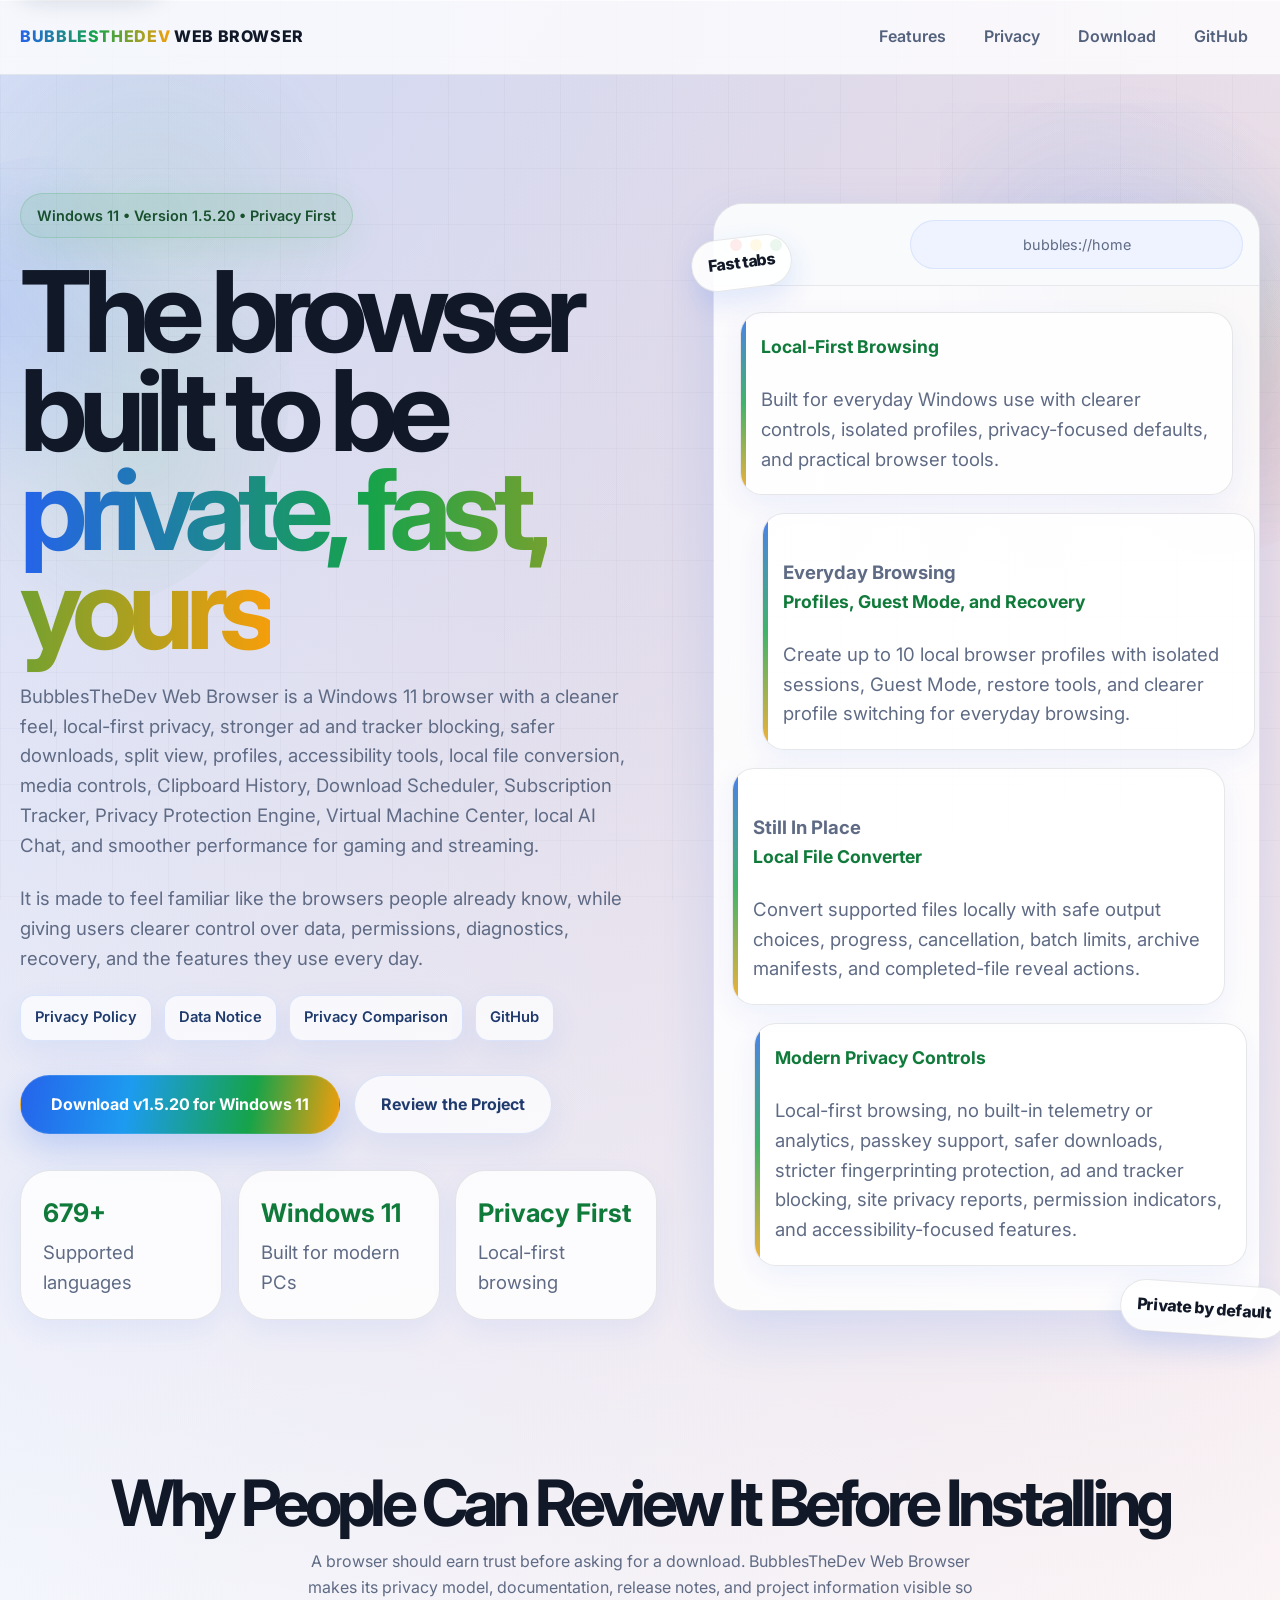
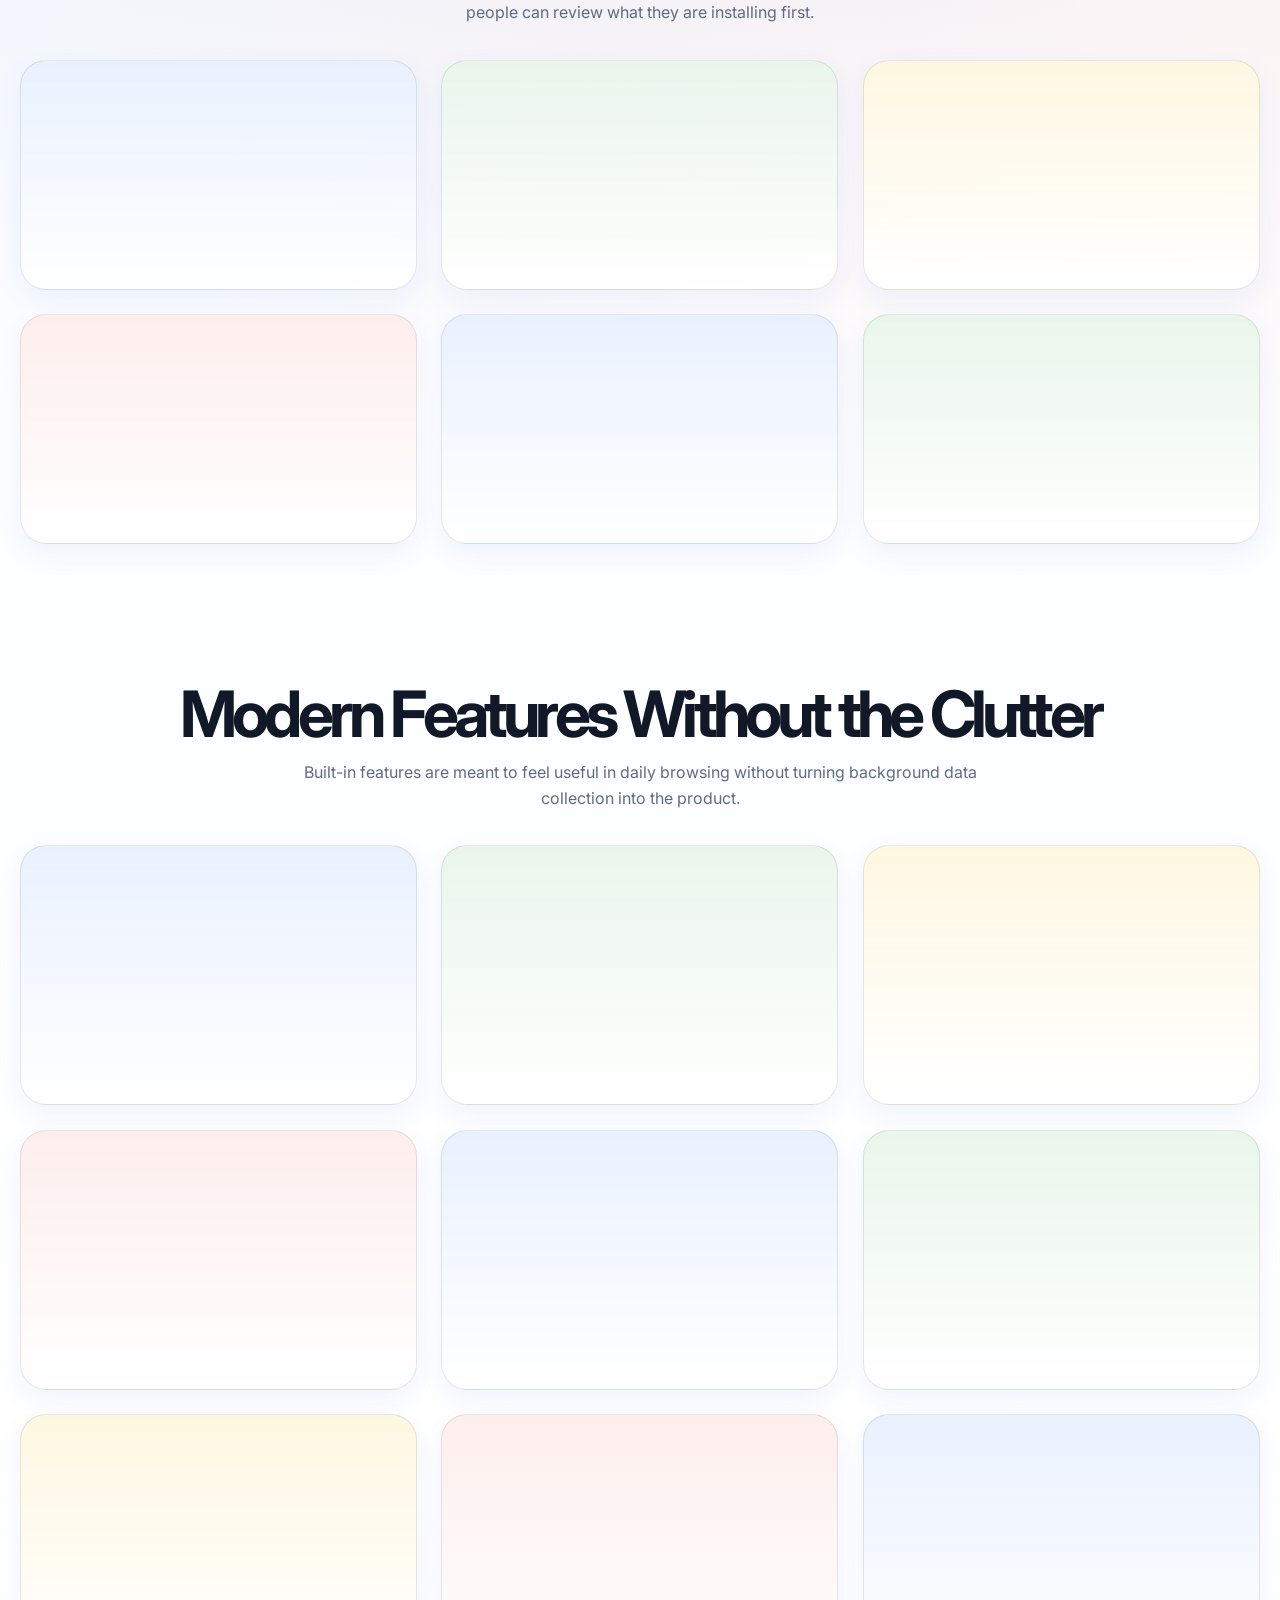
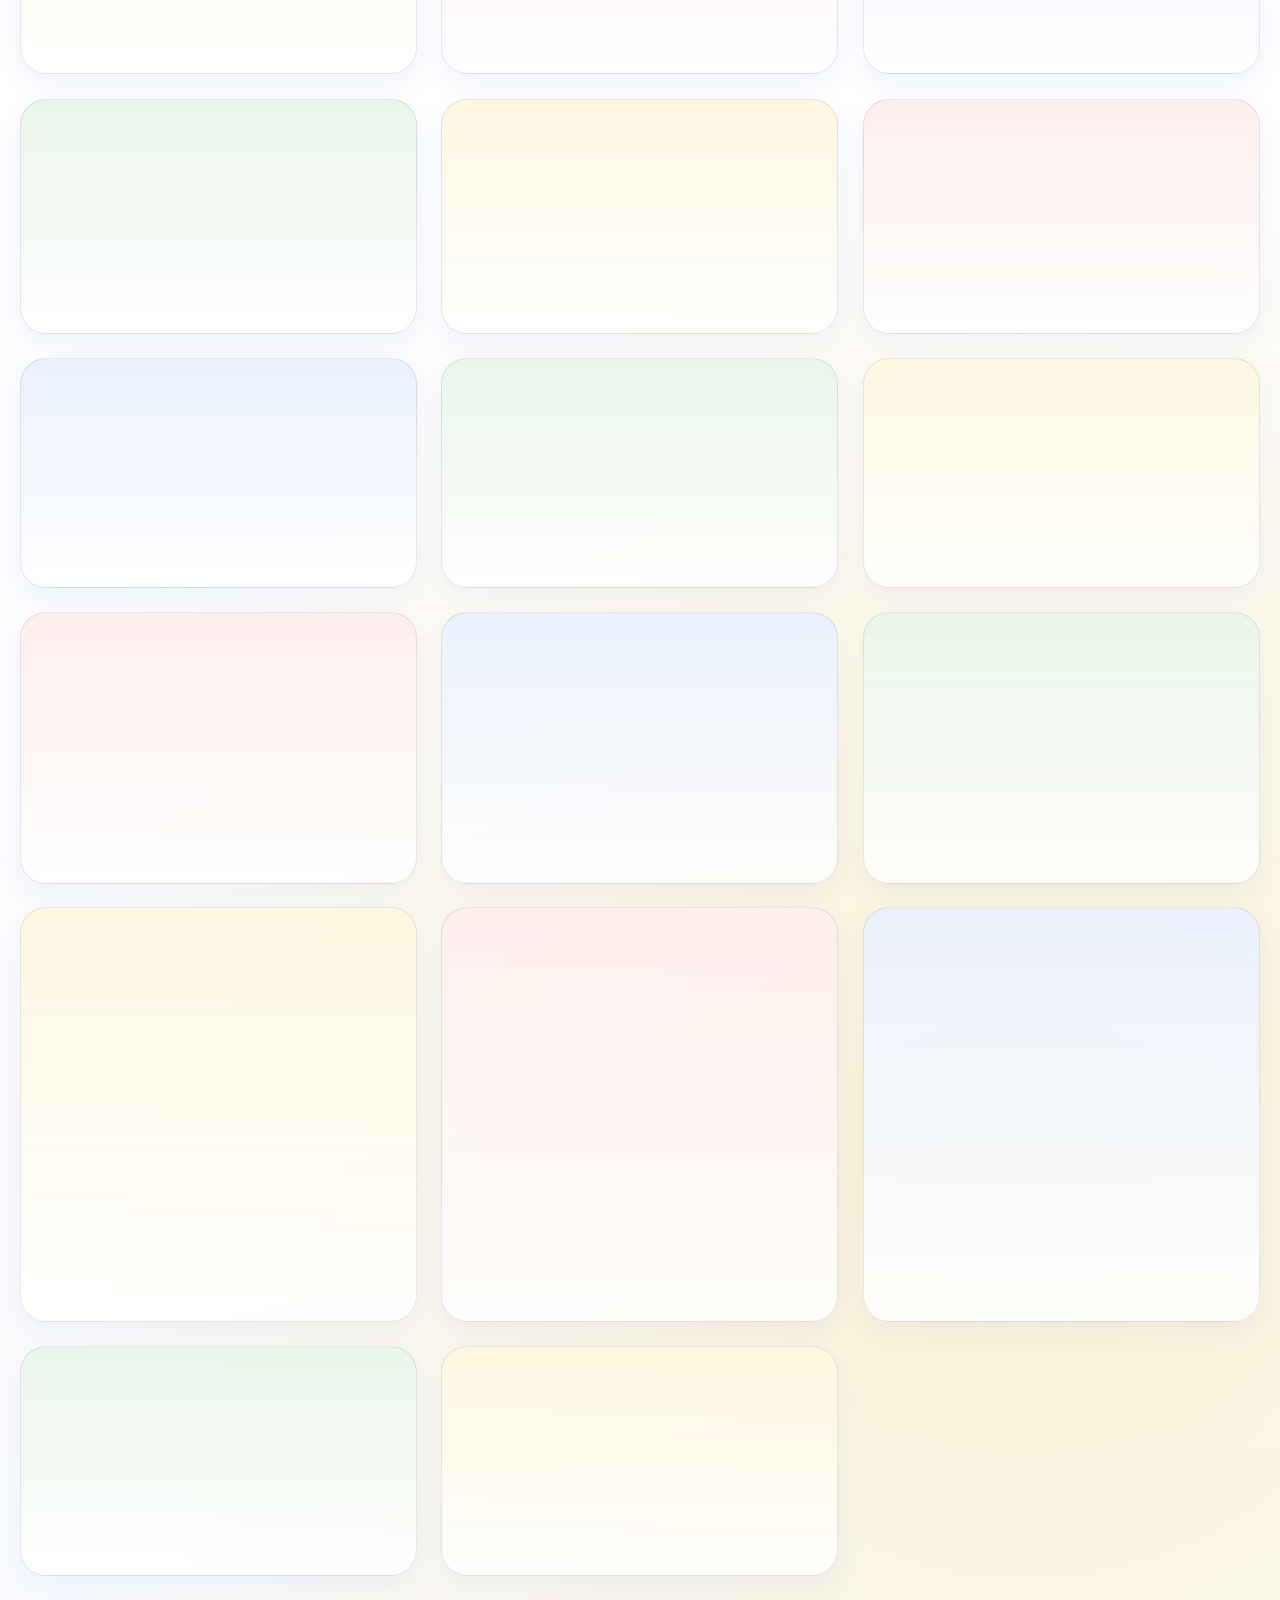
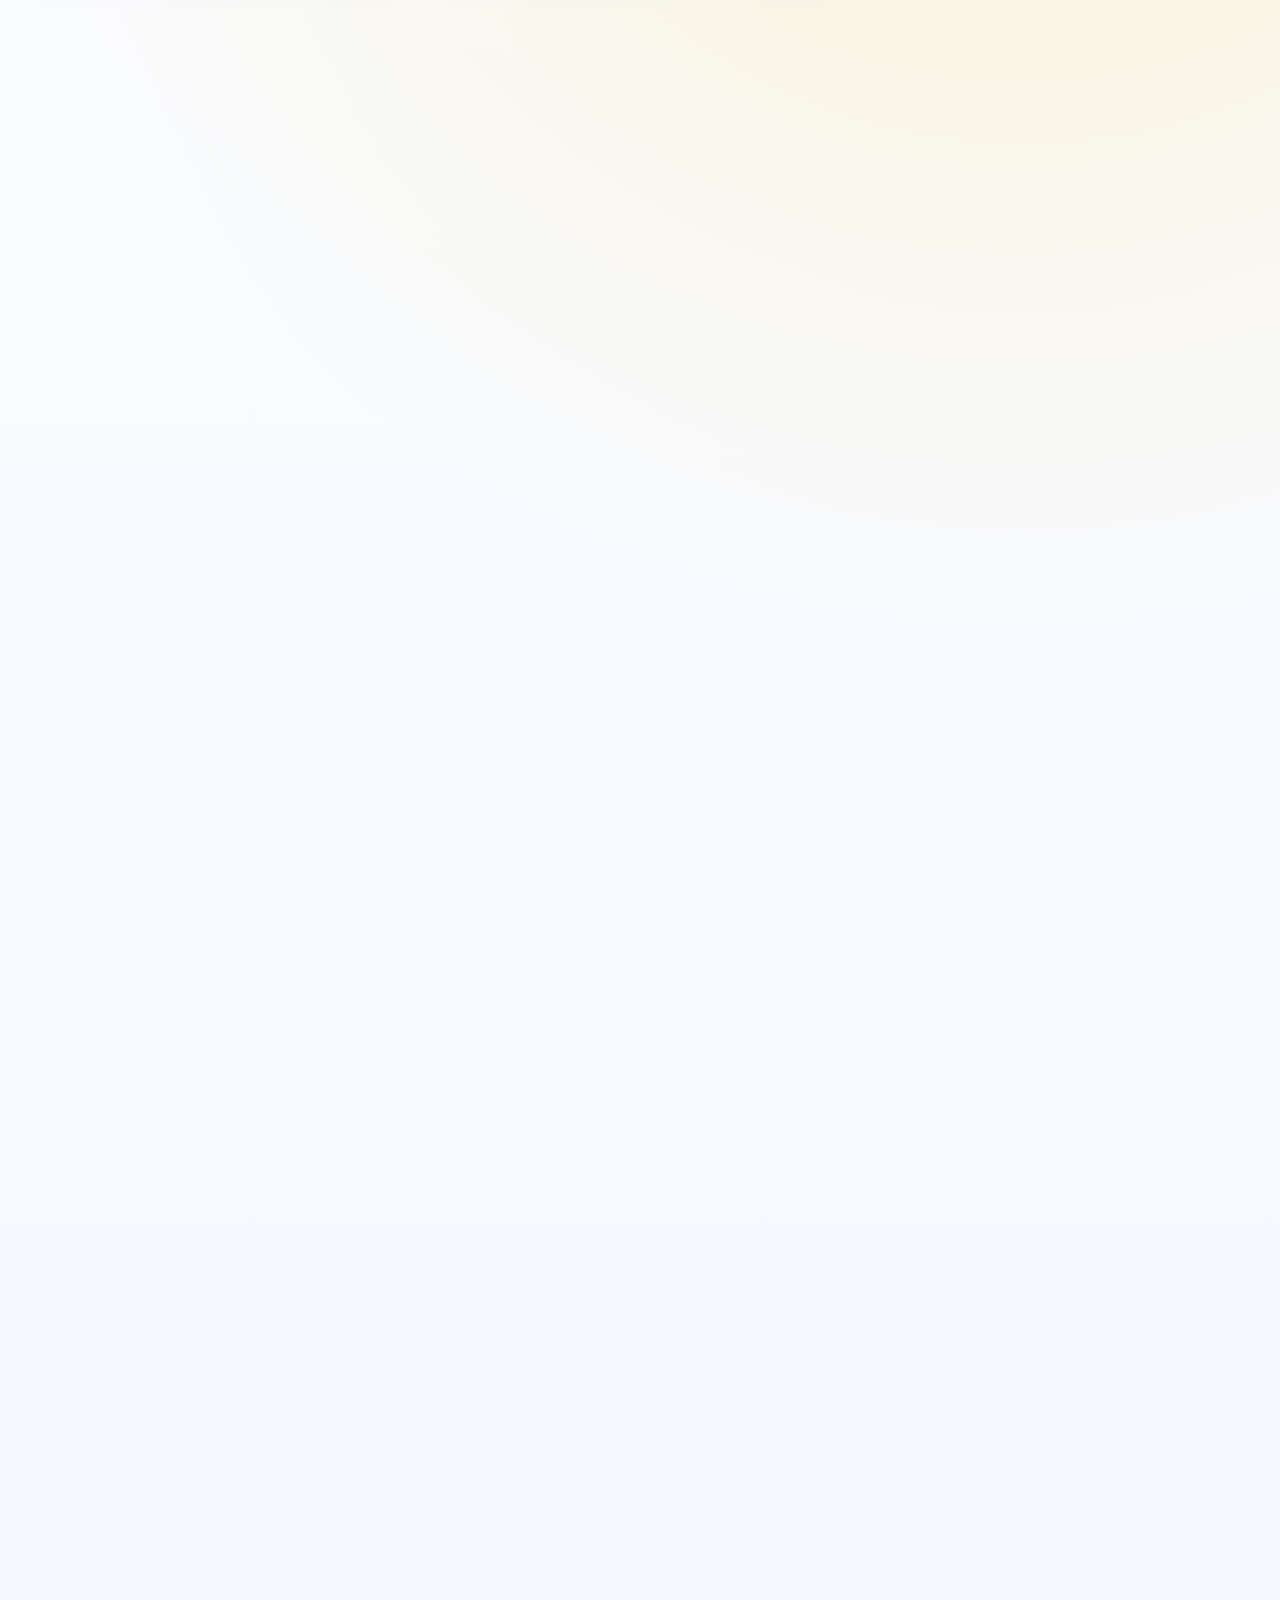
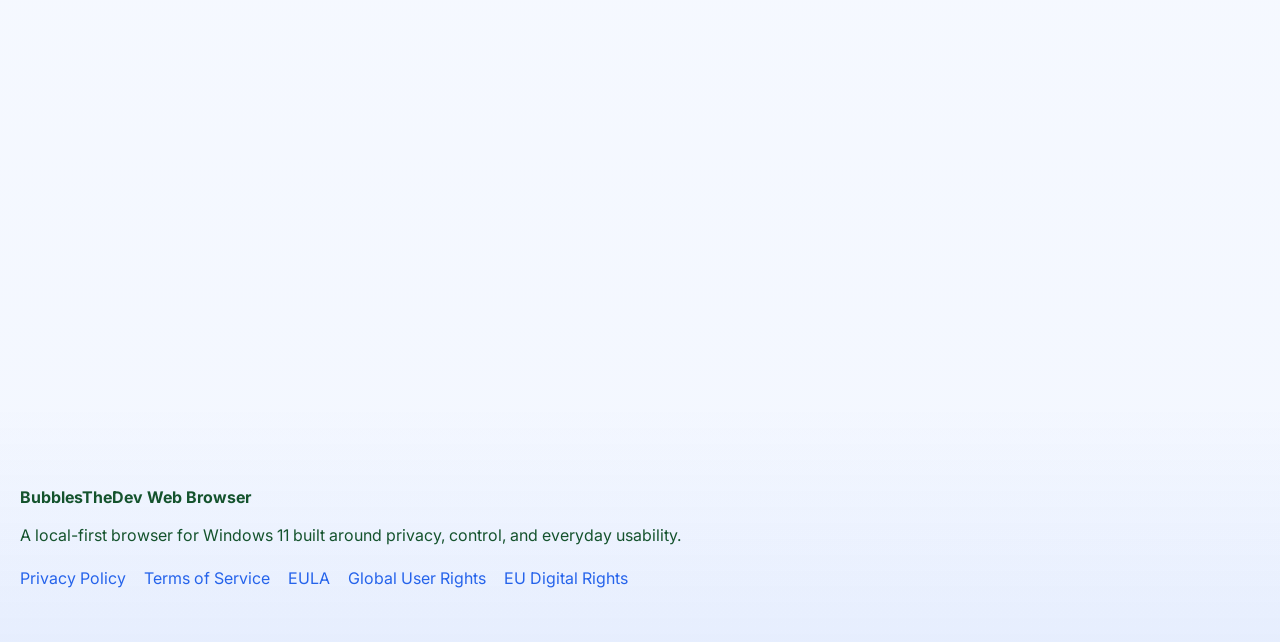
<file: index.html>
<!DOCTYPE html>
<html lang="en">
<head>
<meta charset="UTF-8" />
<meta name="viewport" content="width=device-width, initial-scale=1.0" />
<link rel="manifest" href="./manifest.webmanifest" />
<link rel="apple-touch-icon" href="./icon-1024.png" />
<link rel="icon" href="./icon-1024.png" type="image/png" />
<title>BubblesTheDev Web Browser | Privacy Browser for Windows 11</title>
<meta
  name="keywords"
  content="BubblesTheDev Web Browser, Bubbles browser, privacy browser for Windows 11, private browser for Windows, local-first browser, no telemetry browser, privacy-first browser, secure browser for Windows 11, browser with ad blocker, browser with ad and tracker blocker, tracker blocking browser, browser with safer downloads, browser with passkey support, browser with split view, browser with accessibility tools, multilingual browser, browser with local AI, browser with diagnostics tools, browser with local PDF editor, browser with anonymous feedback, browser with local website apps, browser with permission indicators, browser with developer workspace, browser with virtual machine center, browser for gamers and streamers, browser with streaming hub, browser with profile isolation, Chrome alternative for privacy, Edge alternative browser, Firefox alternative browser"
/>
<meta
  name="description"
  content="BubblesTheDev Web Browser is a privacy-first browser for Windows 11 with ad and tracker blocking, isolated profiles, safer downloads, split view, local AI Chat, Virtual Machine Center, local PDF tools, anonymous feedback, passkey support, accessibility tools, and multilingual support. A local-first alternative to Chrome, Edge, and Firefox."
/>
<link rel="canonical" href="https://kernferm.github.io/BubblesTheDev-WebBrowser" />
<meta property="og:title" content="BubblesTheDev Web Browser | Privacy Browser for Windows 11" />
<meta property="og:description" content="A privacy-first browser for Windows 11 with ad and tracker blocking, isolated profiles, safer downloads, split view, local AI Chat, Virtual Machine Center, local PDF tools, passkey support, and multilingual support." />
<meta property="og:type" content="website" />
<meta property="og:url" content="https://kernferm.github.io/BubblesTheDev-WebBrowser" />
<link rel="preconnect" href="https://fonts.googleapis.com">
<link rel="preconnect" href="https://fonts.gstatic.com" crossorigin>
<link href="https://fonts.googleapis.com/css2?family=Inter:wght@400;500;600;700;800;900&display=swap" rel="stylesheet">

<style>

:root{
  --bg:#060816;
  --bg2:#0d1328;
  --panel:rgba(17,24,39,.78);
  --panelBorder:rgba(255,255,255,.08);
  --text:#f5f7ff;
  --muted:#9ca9c7;
  --green:#39ff14;
  --greenSoft:#7dff6b;
  --blue:#3b82f6;
  --cyan:#00d4ff;
  --purple:#7c3aed;
  --glow:0 0 40px rgba(59,130,246,.35);
  --glowGreen:0 0 40px rgba(57,255,20,.24);
  --radius:28px;
  --max:1280px;
}

*{
  box-sizing:border-box;
  margin:0;
  padding:0;
}

html{
  scroll-behavior:auto;
}

body{
  font-family:'Inter',sans-serif;
  background:
    radial-gradient(circle at top left, rgba(59,130,246,.22), transparent 25%),
    radial-gradient(circle at top right, rgba(124,58,237,.18), transparent 25%),
    radial-gradient(circle at bottom right, rgba(0,212,255,.14), transparent 20%),
    linear-gradient(180deg,var(--bg),var(--bg2));
  color:var(--text);
  overflow-x:hidden;
  line-height:1.6;
}

body::before{
  content:"";
  position:fixed;
  inset:0;
  background-image:
    linear-gradient(rgba(255,255,255,.02) 1px, transparent 1px),
    linear-gradient(90deg, rgba(255,255,255,.02) 1px, transparent 1px);
  background-size:40px 40px;
  pointer-events:none;
  z-index:-1;
}

.wrap{
  width:min(calc(100% - 40px),var(--max));
  margin:auto;
}

header{
  position:sticky;
  top:0;
  z-index:100;
  background:rgba(6,8,22,.65);
  border-bottom:1px solid rgba(255,255,255,.05);
}

.navbar{
  display:flex;
  justify-content:space-between;
  align-items:center;
  padding:18px 0;
}

.logo{
  font-size:1rem;
  font-weight:800;
  letter-spacing:.12em;
  text-transform:uppercase;
}

.logo span{
  background:linear-gradient(90deg,var(--blue),var(--cyan));
  background-clip:text;
  -webkit-background-clip:text;
  -webkit-text-fill-color:transparent;
}

nav{
  display:flex;
  gap:14px;
  flex-wrap:wrap;
}

nav a{
  text-decoration:none;
  color:var(--muted);
  font-weight:600;
  transition:.25s ease;
}

nav a:hover{
  color:white;
}

.hero{
  padding:100px 0 70px;
}

.hero-grid{
  display:grid;
  grid-template-columns:1.1fr .9fr;
  gap:40px;
  align-items:center;
}

.badge{
  display:inline-flex;
  align-items:center;
  gap:10px;
  background:rgba(57,255,20,.10);
  border:1px solid rgba(57,255,20,.22);
  padding:10px 16px;
  border-radius:999px;
  color:#dcffd3;
  font-size:.9rem;
  font-weight:600;
  margin-bottom:24px;
}

h1{
  font-size:clamp(3.5rem,8vw,6.2rem);
  line-height:.92;
  letter-spacing:-.08em;
  max-width:10ch;
}

.gradient{
  background:linear-gradient(90deg,#fff,var(--green));
  background-clip:text;
  -webkit-background-clip:text;
  -webkit-text-fill-color:transparent;
}

.hero p{
  margin-top:24px;
  color:var(--muted);
  max-width:620px;
  font-size:1.08rem;
}

.trust-links{
  display:flex;
  gap:12px;
  flex-wrap:wrap;
  margin-top:22px;
}

.trust-link{
  text-decoration:none;
  color:#dcffd3;
  border:1px solid rgba(57,255,20,.14);
  background:rgba(57,255,20,.04);
  padding:10px 14px;
  border-radius:14px;
  font-size:.92rem;
  font-weight:600;
  transition:.25s ease;
}

.trust-link:hover{
  color:#fff;
  border-color:rgba(57,255,20,.32);
  background:rgba(57,255,20,.10);
  box-shadow:var(--glowGreen);
}

.hero-buttons{
  display:flex;
  gap:14px;
  flex-wrap:wrap;
  margin-top:34px;
}

.btn{
  padding:16px 24px;
  border-radius:22px;
  text-decoration:none;
  font-weight:700;
  transition:.25s ease;
}

.btn-primary{
  background:linear-gradient(120deg,#ff5ef1 0%, #ffde59 18%, #39ff14 42%, #00f6ff 70%, #4d8dff 100%);
  color:#03130c;
  border:1px solid rgba(255,255,255,.12);
  box-shadow:
    0 0 0 1px rgba(255,255,255,.06) inset,
    0 14px 34px rgba(0,0,0,.28);
  letter-spacing:-.01em;
}

.btn-primary:hover{
  transform:translateY(-3px) scale(1.02);
  box-shadow:
    0 0 0 1px rgba(255,255,255,.08) inset,
    0 18px 38px rgba(0,0,0,.32),
    -16px 0 34px rgba(255,77,248,.24),
    0 -10px 28px rgba(255,234,0,.20),
    18px 0 38px rgba(0,212,255,.24),
    0 12px 42px rgba(34,167,255,.22);
}

.btn-secondary{
  border:1px solid rgba(255,255,255,.08);
  background:rgba(255,255,255,.03);
  color:white;
}

.hero-stats{
  display:grid;
  grid-template-columns:repeat(3,1fr);
  gap:16px;
  margin-top:36px;
}

.stat{
  padding:22px;
  border-radius:22px;
  background:var(--panel);
  border:1px solid var(--panelBorder);
}

.stat h3{
  font-size:1.8rem;
  margin-bottom:4px;
  color:var(--greenSoft);
}

.stat p{
  margin:0;
  font-size:.92rem;
}

.browser-preview{
  position:relative;
}

.glow{
  position:absolute;
  width:420px;
  height:420px;
  background:radial-gradient(circle, rgba(59,130,246,.35), transparent 70%);
  top:-100px;
  right:-100px;
  z-index:-1;
  opacity:.35;
}

.window{
  border-radius:30px;
  overflow:hidden;
  border:1px solid rgba(255,255,255,.08);
  background:#0c1222;
  box-shadow:0 40px 80px rgba(0,0,0,.45);
}

.window-top{
  padding:16px;
  display:flex;
  align-items:center;
  justify-content:space-between;
  background:#111827;
  border-bottom:1px solid rgba(255,255,255,.05);
}

.dots{
  display:flex;
  gap:8px;
}

.dots div{
  width:12px;
  height:12px;
  border-radius:50%;
  background:linear-gradient(135deg,var(--blue),var(--cyan));
}

.urlbar{
  width:65%;
  background:rgba(255,255,255,.06);
  padding:12px 18px;
  border-radius:999px;
  text-align:center;
  color:#b6c3e1;
  font-size:.9rem;
}

.window-content{
  padding:26px;
}

.preview-card{
  background:rgba(255,255,255,.03);
  border:1px solid rgba(255,255,255,.05);
  padding:20px;
  border-radius:22px;
  margin-bottom:18px;
}

.preview-card h4{
  margin-bottom:10px;
  font-size:1.1rem;
  color:var(--greenSoft);
}

.preview-card p{
  color:var(--muted);
  font-size:.96rem;
}

.section{
  padding:70px 0;
}

.section-head{
  margin-bottom:34px;
}

.section-head h2{
  font-size:clamp(2.2rem,4vw,3.4rem);
  line-height:1;
  letter-spacing:-.05em;
  color:#efffe9;
  text-shadow:0 0 22px rgba(57,255,20,.08);
}

.section-head p{
  margin-top:16px;
  color:var(--muted);
  max-width:700px;
}

.features{
  display:grid;
  grid-template-columns:repeat(3,1fr);
  gap:22px;
}

.feature{
  padding:28px;
  border-radius:26px;
  background:var(--panel);
  border:1px solid var(--panelBorder);
  transition:.25s ease;
}

.feature:hover{
  transform:translateY(-5px);
  border-color:rgba(57,255,20,.28);
  box-shadow:0 20px 50px rgba(57,255,20,.10);
}

.feature h3{
  margin-bottom:12px;
  font-size:1.15rem;
  color:var(--greenSoft);
}

.feature p{
  color:var(--muted);
}

.feature p.gaming-warning{
  color:#d93025 !important;
  font-size:.78rem;
  line-height:1.45;
  margin-top:.75rem;
}

.trust-grid{
  display:grid;
  grid-template-columns:repeat(3,1fr);
  gap:22px;
}

.trust-card{
  padding:28px;
  border-radius:26px;
  background:var(--panel);
  border:1px solid var(--panelBorder);
}

.trust-card h3{
  margin-bottom:12px;
  font-size:1.15rem;
  color:var(--greenSoft);
}

.trust-card p{
  color:var(--muted);
}

.download-box{
  padding:50px;
  border-radius:36px;
  background:
    radial-gradient(circle at top left, rgba(59,130,246,.25), transparent 20%),
    radial-gradient(circle at bottom right, rgba(124,58,237,.25), transparent 25%),
    rgba(12,18,34,.92);
  border:1px solid rgba(255,255,255,.08);
  text-align:center;
}

.download-box h2{
  font-size:3rem;
  letter-spacing:-.05em;
  color:#efffe9;
  text-shadow:0 0 22px rgba(57,255,20,.08);
}

.download-box p{
  margin:20px auto 0;
  max-width:760px;
  color:var(--muted);
}

.download-actions{
  display:flex;
  justify-content:center;
  gap:16px;
  flex-wrap:wrap;
  margin-top:34px;
}

.download-meta{
  margin-top:18px;
  color:var(--muted);
  font-size:.96rem;
}

.download-meta strong{
  color:#ff8a2a;
}

.download-notice{
  margin-top:22px;
  padding:22px 24px;
  border-radius:22px;
  border:1px solid rgba(255,255,255,.08);
  background:rgba(255,255,255,.03);
  text-align:left;
  color:var(--green);
}

.download-notice h3{
  margin-bottom:10px;
  font-size:1.1rem;
  color:var(--green);
}

.download-notice p{
  margin:0;
  color:var(--green);
}

.download-notice p + p{
  margin-top:12px;
}

.download-notice ul{
  margin-top:14px;
  padding-left:20px;
}

.download-notice li{
  color:var(--green);
}

.download-notice li + li{
  margin-top:8px;
}

footer{
  padding:50px 0;
}

.footer-box{
  border-top:1px solid rgba(255,255,255,.06);
  padding-top:30px;
  color:var(--muted);
}

.footer-box strong,
.footer-box p{
  color:#39ff14;
}

.footer-links{
  margin-top:18px;
  display:flex;
  flex-wrap:wrap;
  gap:18px;
}

.footer-links a,
.footer-links a:visited{
  color:#ff3131;
  text-decoration:none;
}

.footer-links a:hover{
  color:#ff3131;
}

@media(max-width:1000px){

.hero-grid{
  grid-template-columns:1fr;
}

.features{
  grid-template-columns:1fr 1fr;
}

}

@media(max-width:760px){

.features,
.hero-stats{
  grid-template-columns:1fr;
}

.trust-grid{
  grid-template-columns:1fr;
}

.hero{
  padding-top:70px;
}

.download-box{
  padding:30px;
}

h1{
  max-width:100%;
}

}

</style>
<link rel="stylesheet" href="./site-performance.css">
<link rel="stylesheet" href="./site-accessibility.css">
<script src="./site.js" defer></script>
</head>

<body>
<a class="skip-link" href="#main-content">Skip to content</a>

<header>
  <div class="wrap navbar">
    <div class="logo">
      <span>BubblesTheDev</span> Web Browser
    </div>

    <nav aria-label="Primary navigation">
      <a href="#features">Features</a>
      <a href="./PrivacyPolicy.html">Privacy</a>
      <a href="#download">Download</a>
      <a href="https://github.com/KernFerm/BubblesTheDev-WebBrowser">GitHub</a>
    </nav>
  </div>
</header>

<main id="main-content">

<section class="hero">
  <div class="wrap hero-grid">

    <div>

      <div class="badge">
        Windows 11 &bull; Version 1.5.20 &bull; Privacy First
      </div>

      <h1>
        The browser built to be <span class="gradient">private, fast, yours</span>
      </h1>

      <p>
        BubblesTheDev Web Browser is a Windows 11 browser with a cleaner feel, local-first privacy, stronger ad and tracker blocking, safer downloads, split view, profiles, accessibility tools, local file conversion, media controls, Clipboard History, Download Scheduler, Subscription Tracker, Privacy Protection Engine, Virtual Machine Center, local AI Chat, and smoother performance for gaming and streaming.
      </p>

      <p>
        It is made to feel familiar like the browsers people already know, while giving users clearer control over data, permissions, diagnostics, recovery, and the features they use every day.
      </p>

      <div class="trust-links">
        <a class="trust-link" href="./PrivacyPolicy.html">Privacy Policy</a>
        <a class="trust-link" href="./DataCollectionAndPrivacyNotice.html">Data Notice</a>
        <a class="trust-link" href="./BrowserPrivacyComparison.html">Privacy Comparison</a>
        <a class="trust-link" href="https://github.com/KernFerm/BubblesTheDev-WebBrowser">GitHub</a>
      </div>

      <div class="hero-buttons">
        <a class="btn btn-primary" href="#download">
          Download v1.5.20 for Windows 11
        </a>

        <a class="btn btn-secondary" href="https://github.com/KernFerm/BubblesTheDev-WebBrowser">
          Review the Project
        </a>
      </div>

      <div class="hero-stats">

        <div class="stat">
          <h3>679+</h3>
          <p>Supported languages</p>
        </div>

        <div class="stat">
          <h3>Windows 11</h3>
          <p>Built for modern PCs</p>
        </div>

        <div class="stat">
          <h3>Privacy First</h3>
          <p>Local-first browsing</p>
        </div>

      </div>

    </div>

    <div class="browser-preview">

      <div class="glow"></div>

      <div class="window">

        <div class="window-top">

          <div class="dots">
            <div></div>
            <div></div>
            <div></div>
          </div>

          <div class="urlbar">
            bubbles://home
          </div>

        </div>

      <div class="window-content">

          <div class="preview-card">
            <h4>Local-First Browsing</h4>
            <p>
              Built for everyday Windows use with clearer controls, isolated profiles, privacy-focused defaults, and practical browser tools.
            </p>
          </div>

          <div class="preview-card">
            <p><strong>Everyday Browsing</strong></p>
            <h4>Profiles, Guest Mode, and Recovery</h4>
            <p>
              Create up to 10 local browser profiles with isolated sessions, Guest Mode, restore tools, and clearer profile switching for everyday browsing.
            </p>
          </div>

          <div class="preview-card">
            <p><strong>Still In Place</strong></p>
            <h4>Local File Converter</h4>
            <p>
              Convert supported files locally with safe output choices, progress, cancellation, batch limits, archive manifests, and completed-file reveal actions.
            </p>
          </div>

          <div class="preview-card">
            <h4>Modern Privacy Controls</h4>
            <p>
          Local-first browsing, no built-in telemetry or analytics, passkey support, safer downloads, stricter fingerprinting protection, ad and tracker blocking, site privacy reports, permission indicators, and accessibility-focused features.
            </p>
          </div>

        </div>

      </div>

    </div>

  </div>
</section>

<section class="section">

  <div class="wrap">

    <div class="section-head">
      <h2>Why People Can Review It Before Installing</h2>

      <p>
        A browser should earn trust before asking for a download. BubblesTheDev Web Browser makes its privacy model, documentation, release notes, and project information visible so people can review what they are installing first.
      </p>
    </div>

    <div class="trust-grid">

      <div class="trust-card">
        <h3>No Built-In Telemetry</h3>
        <p>
          The browser is documented as avoiding built-in telemetry and analytics for ordinary browsing.
        </p>
      </div>

      <div class="trust-card">
        <h3>Local-First By Default</h3>
        <p>
          Browser data is designed to stay on the device by default, with isolated profiles, Guest Mode, and user-controlled browser settings.
        </p>
      </div>

      <div class="trust-card">
        <h3>Public Docs And GitHub</h3>
        <p>
          Visitors can review the project's public documentation, release notes, and repository before installing.
        </p>
      </div>

      <div class="trust-card">
        <h3>Visible Update Model</h3>
        <p>
          Updates use a visible installer flow instead of a hidden silent background patch model.
        </p>
      </div>

      <div class="trust-card">
        <h3>User-Controlled Diagnostics</h3>
        <p>
          Diagnostics are designed to stay local unless the user explicitly exports them or enables supported reporting.
        </p>
      </div>

      <div class="trust-card">
        <h3>Transparent Download Path</h3>
        <p>
          The site shows the installer version being offered and links to the same public project and documentation pages.
        </p>
      </div>

    </div>

  </div>

</section>

<section class="section" id="features">

  <div class="wrap">

    <div class="section-head">
      <h2>Modern Features Without the Clutter</h2>

      <p>
        Built-in features are meant to feel useful in daily browsing without turning background data collection into the product.
      </p>
    </div>

    <div class="features">
      <div class="feature">
        <p><strong>Still In Place</strong></p>
        <h3>Local File Converter</h3>
        <p>
          Convert supported images, text, documents, spreadsheets, archives, audio, and video locally with safe output choices, progress, cancellation, and completed-file reveal actions.
        </p>
      </div>
      <div class="feature">
        <p><strong>Still In Place</strong></p>
        <h3>Universal Media Controls</h3>
        <p>
          Control active media tabs from one browser-owned panel with play or pause, previous and next where supported, mute, volume, and Go to Tab.
        </p>
      </div>
      <div class="feature">
        <p><strong>Still In Place</strong></p>
        <h3>Clipboard History</h3>
        <p>
          Turn on optional local Clipboard History with 10, 25, or 50 item limits, retention choices, hidden previews, Copy Again, Pin, Delete, and Clear All.
        </p>
      </div>
      <div class="feature">
        <p><strong>Still In Place</strong></p>
        <h3>Privacy Protection Engine</h3>
        <p>
          Use local ad, tracker, fingerprinting, cookie, tracking-parameter, malicious-request, cryptomining, compatibility, and site privacy controls with current-tab reports.
        </p>
      </div>
      <div class="feature">
        <p><strong>Still In Place</strong></p>
        <h3>Subscription Tracker</h3>
        <p>
          Track recurring services locally with manual entries, review tools, duplicate hints, renewal views, privacy controls, and CSV export.
        </p>
      </div>
      <div class="feature">
        <p><strong>Local AI</strong></p>
        <h3>AI Chat</h3>
        <p>
          Use optional local Ollama AI Chat in its own panel or pop-out window, with responding-model status, local model management, local loopback-only chat, and improved installer setup visibility.
        </p>
      </div>
      <div class="feature">
        <p><strong>Installer Experience</strong></p>
        <h3>Installer Dashboard</h3>
        <p>
          Follow setup progress in a clearer dashboard-style installer view with readable rows for browser setup, optional AI setup, skipped model downloads, and final verification.
        </p>
      </div>

      <div class="feature">
        <p><strong>Local AI</strong></p>
        <h3>Ollama Model Management</h3>
        <p>
          Install or connect Ollama, enable AI Chat from Tools, choose installed local models, download starter models from the browser, and cancel model downloads when needed.
        </p>
      </div>


      <div class="feature">
        <p><strong>PDF Tools</strong></p>
        <h3>Local PDF Editor</h3>
        <p>
          Open PDFs in a visible editor with click-to-place text, notes, highlights, freehand signing, typed signatures, drag-and-resize placement, and Save Copy support.
        </p>
      </div>

      <div class="feature">
        <p><strong>Privacy Tools</strong></p>
        <h3>Site Privacy Reports</h3>
        <p>
          Review local per-site privacy details, observed blocker events, permission behavior, Canvas protection, JavaScript protection, and privacy preset state.
        </p>
      </div>

      <div class="feature">
        <h3>Streaming Hub</h3>
        <p>
          Open supported streaming services with organized session handling, isolated sessions, and a cleaner browsing workflow.
        </p>
      </div>

      <div class="feature">
        <h3>Split View Browsing</h3>
        <p>
          Work, stream, compare, and multitask with dual-page viewing directly inside the browser.
        </p>
      </div>

      <div class="feature">
        <h3>Profiles & Recovery</h3>
        <p>
          Manage up to 10 isolated local browser profiles with Guest Mode, restore points, recovery tools, and profile security controls.
        </p>
      </div>

      <div class="feature">
        <h3>Safer Downloads</h3>
        <p>
          Windows-focused download handling, trusted-root certificate checks, and additional safety controls help improve trust and usability.
        </p>
      </div>

      <div class="feature">
        <h3>Multilingual Platform</h3>
        <p>
          Support for over 679 languages with locale detection and modern multilingual browsing support.
        </p>
      </div>

      <div class="feature">
        <h3>Local Diagnostics</h3>
        <p>
          Use offline summaries, runtime health feedback, and user-controlled diagnostics that remain local by default unless you explicitly export or enable reporting.
        </p>
      </div>

      <div class="feature">
        <p><strong>Modern Browser Tools</strong></p>
        <h3>Tabs, Workspaces, And Website Apps</h3>
        <p>
          Organize vertical tabs, tab groups, saved workspaces, duplicate-tab warnings, local website app shortcuts, and local sidebar preferences per profile.
        </p>
      </div>
      <div class="feature">
        <h3>Accessibility Tools</h3>
        <p>
          Reading tools, simplified layouts, focus modes, and accessibility-focused browsing features.
        </p>
      </div>

      <div class="feature">
        <h3>Performance Focused</h3>
        <p>
          Built to stay responsive during gaming, streaming, productivity, and heavier workloads with visible runtime controls.
        </p>
      </div>

      <div class="feature">
        <p><strong>Gaming And Streaming</strong></p>
        <h3>Gaming Support And GPU Control</h3>
        <p>
          Detects many current, EA-published, Steam-distributed, and upcoming PC games while keeping Steam and EA App launchers from triggering game mode by themselves. The Performance panel also lets users disable or enable Chromium hardware acceleration after a browser restart.
        </p>
        <p class="gaming-warning">
          Does not bypass anti-cheat, modify games, inject into game processes, or interfere with gaming security systems.
        </p>
      </div>

      <div class="feature">
        <p><strong>Feedback</strong></p>
        <h3>Anonymous Feedback</h3>
        <p>
          Send short product feedback from Help or Ctrl+Shift+F with category-specific message examples, local privacy checks, and optional basic browser details.
        </p>
      </div>

      <div class="feature">
        <h3>Local Music Player</h3>
        <p>
          Play your music inside the browser with a local-first music player designed for simple playback without turning media use into a cloud-heavy feature.
        </p>
      </div>

      <div class="feature">
        <h3>Music Downloader</h3>
        <p>
          Use the built-in music downloader for supported downloads with clearer controls, practical workflow support, and the same local-first browser approach.
        </p>
      </div>

    </div>

  </div>

</section>

<section class="section" id="everyday-use">

  <div class="wrap">

    <div class="section-head">
      <h2>Built for Real Everyday Windows Use</h2>

      <p>
        Designed for people who want a practical Windows browser with clearer controls, local-first privacy, and visible project documentation.
      </p>
    </div>

    <div class="features">
      <div class="feature">
        <p><strong>Still In Place</strong></p>
        <h3>Download Scheduler</h3>
        <p>
          Schedule supported public HTTP and HTTPS downloads locally, choose optional destination folders, reschedule, cancel, remove, or start downloads now.
        </p>
      </div>
      <div class="feature">
        <p><strong>Still In Place</strong></p>
        <h3>Developer Workspace</h3>
        <p>
          Launch supported developer tools and trusted developer websites from one browser workspace, save favorites, and open Virtual Machine Center when setup guidance is needed.
        </p>
      </div>
      <div class="feature">
        <p><strong>Still In Place</strong></p>
        <h3>Per-Tab Volume Mixer</h3>
        <p>
          Set individual tab volume levels from 0 to 100 percent without changing Windows master volume or unrelated apps.
        </p>
      </div>
      <div class="feature">
        <p><strong>Still In Place</strong></p>
        <h3>Privacy Request Inspector</h3>
        <p>
          Review recent current-tab privacy decisions, compatibility allow rules, tracking-parameter cleanup, cookie protections, source lists, and matched rules locally.
        </p>
      </div>
      <div class="feature">
        <p><strong>Still In Place</strong></p>
        <h3>Local Service Catalog</h3>
        <p>
          Improve subscription name recognition with bundled public provider-reference data while keeping the tool local-first.
        </p>
      </div>
      <div class="feature">
        <p><strong>Everyday Browsing</strong></p>
        <h3>Browser Profiles</h3>
        <p>
          Create and manage up to 10 local browser profiles with isolated sessions and smoother profile switching.
        </p>
      </div>

      <div class="feature">
        <p><strong>Everyday Browsing</strong></p>
        <h3>Connected Account Identity</h3>
        <p>
          Profiles can show clearer local profile-card names and avatars for easier profile switching.
        </p>
      </div>

      <div class="feature">
        <p><strong>Everyday Browsing</strong></p>
        <h3>Guest Mode & Recovery</h3>
        <p>
          Use Guest Mode for temporary browsing and benefit from stronger local profile recovery, restore, and profile-security controls.
        </p>
      </div>

      <div class="feature">
        <p><strong>Everyday Media Tools</strong></p>
        <h3>Picture-in-Picture And Link Safety</h3>
        <p>
          Use browser-managed Picture-in-Picture controls where video is available, plus local link-safety checks before opening suspicious links.
        </p>
      </div>
    </div>
  </div>
</section>

<section class="section" id="download">

  <div class="wrap">

    <div class="download-box">

      <h2>Download BubblesTheDev Web Browser</h2>

      <p>
        Built for Windows 11 users who want a more transparent, local-first browser with isolated profiles, safer downloads, local file conversion, media controls, Clipboard History, Download Scheduler, Subscription Tracker, Privacy Protection Engine, Virtual Machine Center, local AI Chat, accessibility tools, multilingual support, and practical everyday controls.
      </p>

      <div class="download-actions">

        <a class="btn btn-primary" href="https://github.com/KernFerm/BubblesTheDev-WebBrowser/releases/latest">
          Download v1.5.20
        </a>

        <a class="btn btn-secondary" href="https://github.com/KernFerm/BubblesTheDev-WebBrowser">
          View Project
        </a>

      </div>

      <p class="download-meta">
        Installer: <strong>BubblesTheDev Web Browser_Installer_1.5.20.exe</strong> &bull; Platform: <strong>Windows 11 x64</strong>
      </p>

      <div class="download-notice">
        <h3>Before You Run It</h3>
        <p>
          On some Windows systems, you may see a standard SmartScreen or antivirus prompt before the installer opens.
        </p>
        <p>
          If Windows SmartScreen or your antivirus shows a warning, review the installer name, version, and source before continuing.
        </p>
        <ul>
          <li>Download only from the official website or the official GitHub release page</li>
          <li>Verify the installer name and version match the page</li>
          <li>Review the public privacy and documentation pages if you want more detail first</li>
          <li>Continue only if the file matches the official release you intended to download.</li>
        </ul>
      </div>

    </div>

  </div>

</section>
</main>
<footer>

  <div class="wrap footer-box">

    <strong>BubblesTheDev Web Browser</strong>

    <p style="margin-top:12px;">
      A local-first browser for Windows 11 built around privacy, control, and everyday usability.
    </p>

    <div class="footer-links">

      <a href="./PrivacyPolicy.html">Privacy Policy</a>
      <a href="./TOS.html">Terms of Service</a>
      <a href="./EULA.html">EULA</a>
      <a href="./GlobalUserRights.html">Global User Rights</a>
      <a href="./EUDigitalRights.html">EU Digital Rights</a>

    </div>
  </div>
</footer>

</body>
</html>
</file>
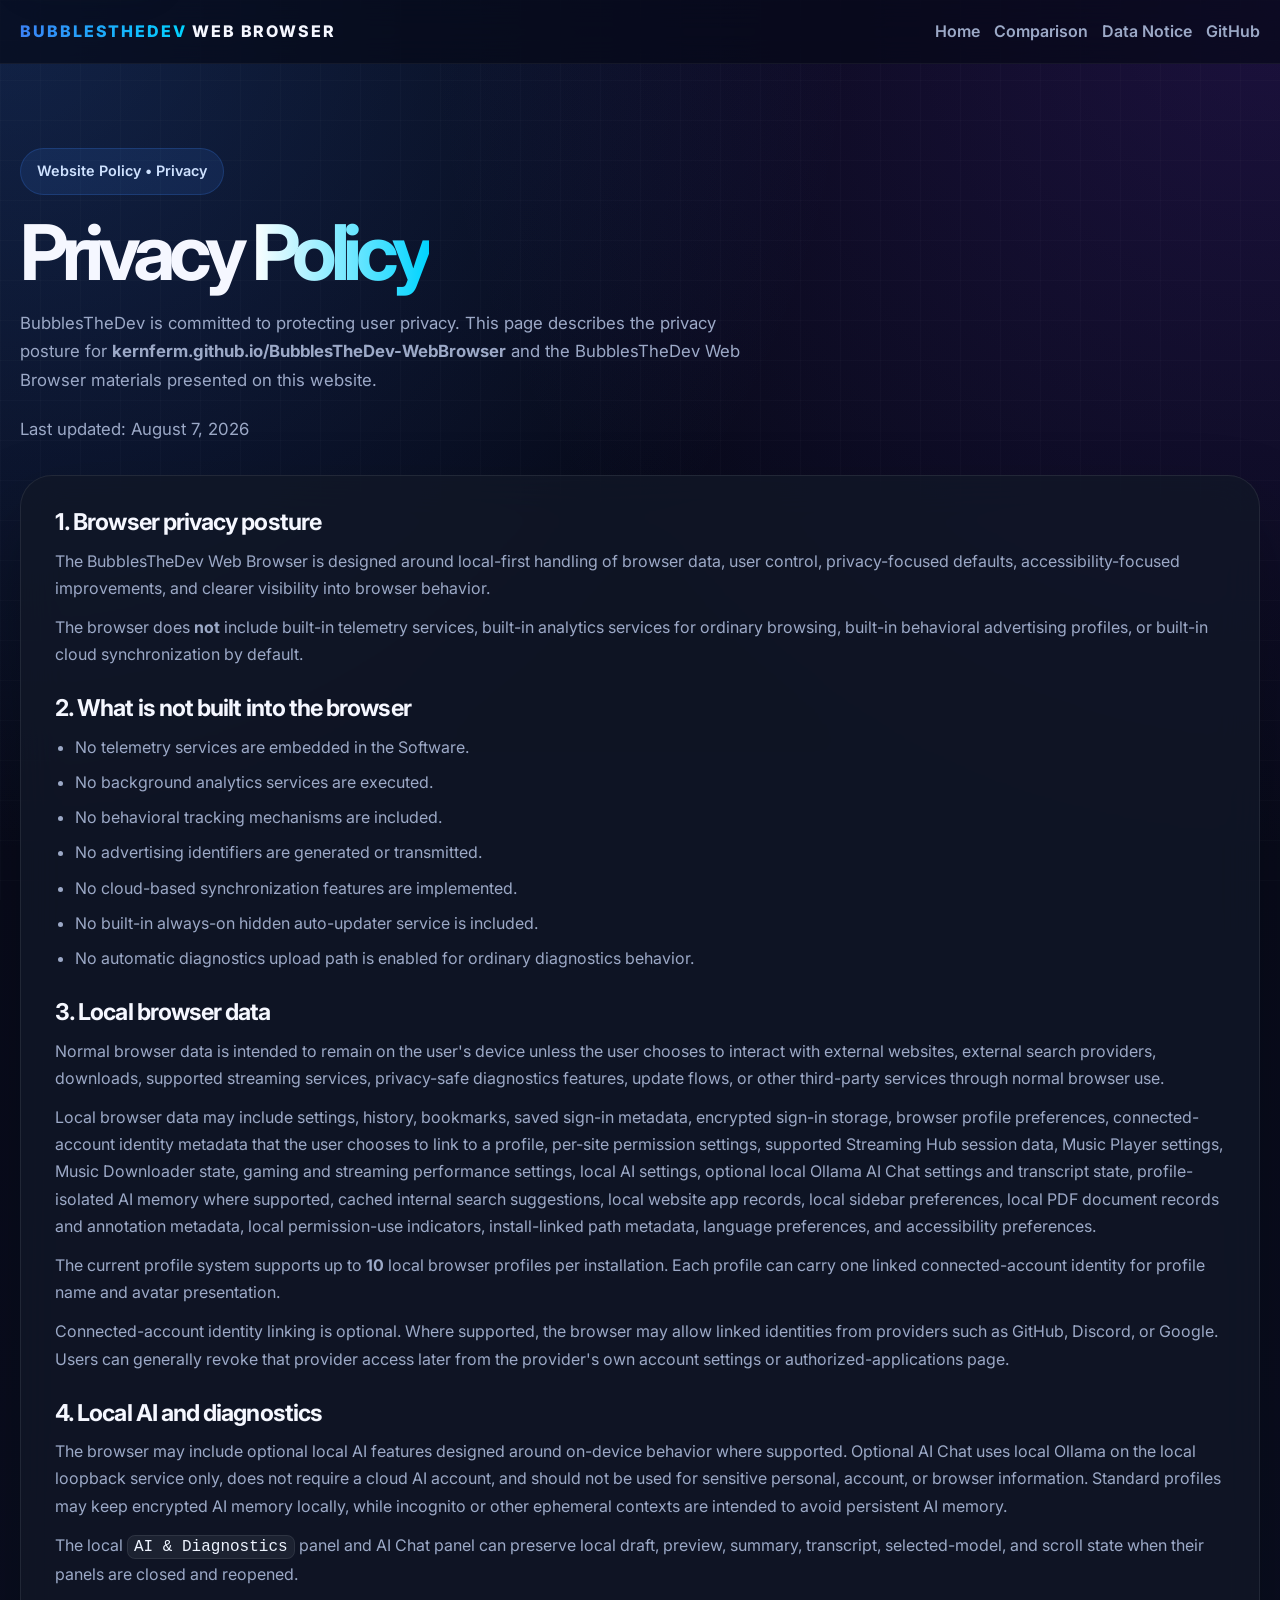
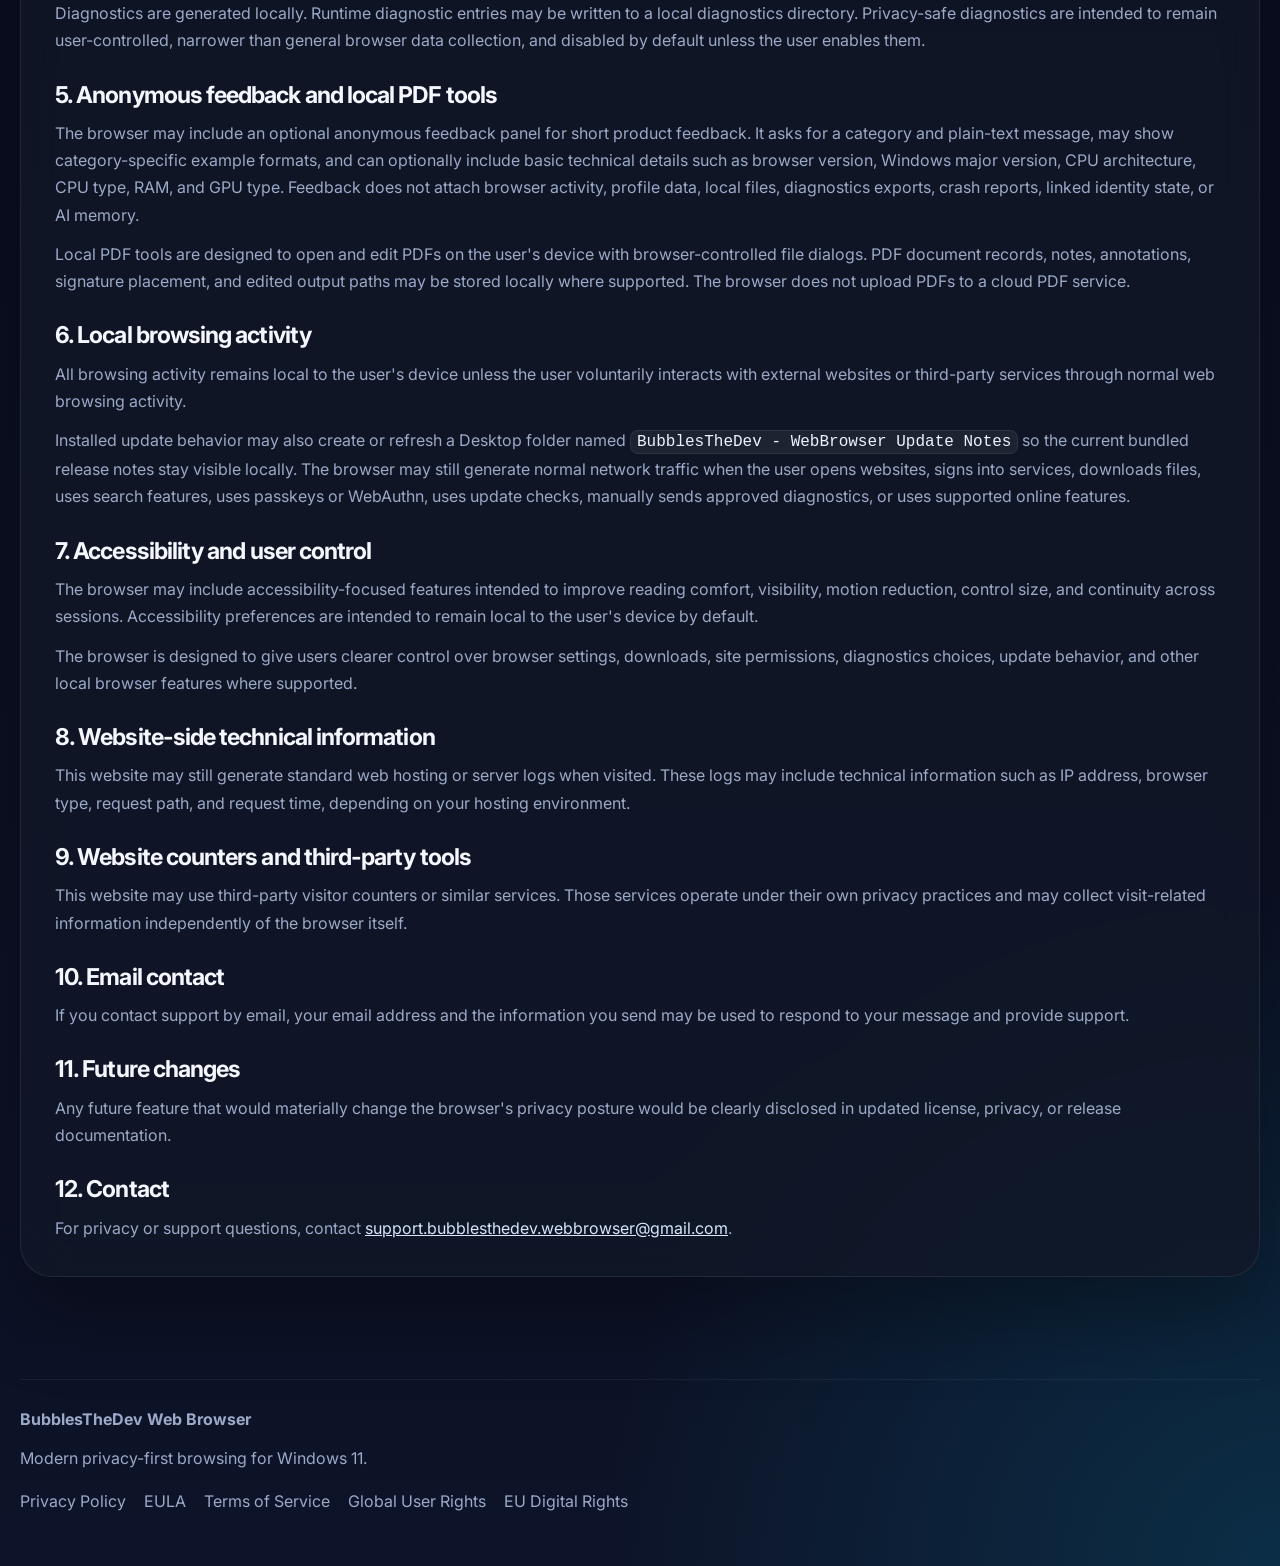
<file: PrivacyPolicy.html>
<!DOCTYPE html>
<html lang="en">
<head>
<meta charset="UTF-8" />
<meta name="viewport" content="width=device-width, initial-scale=1.0" />
<link rel="manifest" href="./manifest.webmanifest" />
<link rel="apple-touch-icon" href="./icon-1024.png" />
<link rel="icon" href="./icon-1024.png" type="image/png" />
<title>Privacy Policy | BubblesTheDev Web Browser</title>
<meta name="description" content="Privacy Policy for kernferm.github.io/BubblesTheDev-WebBrowser and BubblesTheDev Web Browser." />
<link rel="canonical" href="https://kernferm.github.io/BubblesTheDev-WebBrowser/PrivacyPolicy.html" />
<link rel="preconnect" href="https://fonts.googleapis.com">
<link rel="preconnect" href="https://fonts.gstatic.com" crossorigin>
<link href="https://fonts.googleapis.com/css2?family=Inter:wght@400;500;600;700;800;900&display=swap" rel="stylesheet">
<style>
:root{--bg:#060816;--bg2:#0d1328;--panel:rgba(17,24,39,.78);--panelBorder:rgba(255,255,255,.08);--text:#f5f7ff;--muted:#9ca9c7;--blue:#3b82f6;--cyan:#00d4ff;--max:1280px}
*{box-sizing:border-box;margin:0;padding:0} html{scroll-behavior:smooth}
body{font-family:'Inter',sans-serif;background:radial-gradient(circle at top left, rgba(59,130,246,.22), transparent 25%),radial-gradient(circle at top right, rgba(124,58,237,.18), transparent 25%),radial-gradient(circle at bottom right, rgba(0,212,255,.14), transparent 20%),linear-gradient(180deg,var(--bg),var(--bg2));color:var(--text);overflow-x:hidden;line-height:1.7}
body::before{content:"";position:fixed;inset:0;background-image:linear-gradient(rgba(255,255,255,.02) 1px, transparent 1px),linear-gradient(90deg, rgba(255,255,255,.02) 1px, transparent 1px);background-size:40px 40px;pointer-events:none;z-index:-1}
a{color:#d8e7ff}.wrap{width:min(calc(100% - 40px),var(--max));margin:auto}
header{position:sticky;top:0;z-index:100;backdrop-filter:blur(20px);background:rgba(6,8,22,.65);border-bottom:1px solid rgba(255,255,255,.05)}
.navbar{display:flex;justify-content:space-between;align-items:center;padding:18px 0;gap:16px}.logo{font-size:1rem;font-weight:800;letter-spacing:.12em;text-transform:uppercase}
.logo span{background:linear-gradient(90deg,var(--blue),var(--cyan));background-clip:text;-webkit-background-clip:text;-webkit-text-fill-color:transparent}
nav{display:flex;gap:14px;flex-wrap:wrap} nav a{text-decoration:none;color:var(--muted);font-weight:600;transition:.25s ease} nav a:hover{color:white}
.hero{padding:84px 0 60px}.hero-copy{max-width:860px;margin-bottom:32px}
.badge{display:inline-flex;align-items:center;gap:10px;background:rgba(59,130,246,.12);border:1px solid rgba(59,130,246,.22);padding:10px 16px;border-radius:999px;color:#cfe2ff;font-size:.9rem;font-weight:600}
h1{margin-top:22px;font-size:clamp(2.8rem,6vw,4.8rem);line-height:.94;letter-spacing:-.08em;max-width:10ch}
.gradient{background:linear-gradient(90deg,#fff,var(--cyan));background-clip:text;-webkit-background-clip:text;-webkit-text-fill-color:transparent}
.hero-copy p{margin-top:20px;max-width:760px;color:var(--muted);font-size:1.05rem}
.doc-card{background:var(--panel);border:1px solid var(--panelBorder);border-radius:32px;backdrop-filter:blur(20px);box-shadow:0 40px 80px rgba(0,0,0,.28);padding:34px}
section + section{margin-top:28px} h2{font-size:1.45rem;line-height:1.1;letter-spacing:-.04em;margin-bottom:12px}
p,li{color:var(--muted)} p + p{margin-top:12px} ul{padding-left:20px;margin-top:12px} li + li{margin-top:8px}
code{font-family:Consolas,"Courier New",monospace;background:rgba(255,255,255,.06);border:1px solid rgba(255,255,255,.08);border-radius:8px;padding:2px 6px;color:#eef4ff}
footer{padding:42px 0 50px}.footer-box{border-top:1px solid rgba(255,255,255,.06);padding-top:26px;color:var(--muted)}
.footer-links{margin-top:16px;display:flex;gap:18px;flex-wrap:wrap}.footer-links a{color:var(--muted);text-decoration:none}.footer-links a:hover{color:white}
@media(max-width:760px){.hero{padding:70px 0 44px}.doc-card{padding:24px}h1{max-width:100%}}
</style>
<link rel="stylesheet" href="./site-accessibility.css">
</head>
<body>
<a class="skip-link" href="#main-content">Skip to content</a>
<header>
  <div class="wrap navbar">
    <div class="logo"><span>BubblesTheDev</span> Web Browser</div>
    <nav aria-label="Primary navigation">
      <a href="./">Home</a>
      <a href="./BrowserPrivacyComparison.html">Comparison</a>
      <a href="./DataCollectionAndPrivacyNotice.html">Data Notice</a>
      <a href="https://github.com/KernFerm/BubblesTheDev-WebBrowser">GitHub</a>
    </nav>
  </div>
</header>
<main id="main-content" class="hero">
  <div class="wrap">
    <div class="hero-copy">
      <div class="badge">Website Policy &bull; Privacy</div>
      <h1>Privacy <span class="gradient">Policy</span></h1>
      <p>BubblesTheDev is committed to protecting user privacy. This page describes the privacy posture for <strong>kernferm.github.io/BubblesTheDev-WebBrowser</strong> and the BubblesTheDev Web Browser materials presented on this website.</p>
      <p>Last updated: August 7, 2026</p>
    </div>
    <article class="doc-card">
      <section>
        <h2>1. Browser privacy posture</h2>
        <p>The BubblesTheDev Web Browser is designed around local-first handling of browser data, user control, privacy-focused defaults, accessibility-focused improvements, and clearer visibility into browser behavior.</p>
        <p>The browser does <strong>not</strong> include built-in telemetry services, built-in analytics services for ordinary browsing, built-in behavioral advertising profiles, or built-in cloud synchronization by default.</p>
      </section>
      <section>
        <h2>2. What is not built into the browser</h2>
        <ul>
          <li>No telemetry services are embedded in the Software.</li>
          <li>No background analytics services are executed.</li>
          <li>No behavioral tracking mechanisms are included.</li>
          <li>No advertising identifiers are generated or transmitted.</li>
          <li>No cloud-based synchronization features are implemented.</li>
          <li>No built-in always-on hidden auto-updater service is included.</li>
          <li>No automatic diagnostics upload path is enabled for ordinary diagnostics behavior.</li>
        </ul>
      </section>
      <section>
        <h2>3. Local browser data</h2>
        <p>Normal browser data is intended to remain on the user's device unless the user chooses to interact with external websites, external search providers, downloads, supported streaming services, privacy-safe diagnostics features, update flows, or other third-party services through normal browser use.</p>
        <p>Local browser data may include settings, history, bookmarks, saved sign-in metadata, encrypted sign-in storage, browser profile preferences, connected-account identity metadata that the user chooses to link to a profile, per-site permission settings, supported Streaming Hub session data, Music Player settings, Music Downloader state, gaming and streaming performance settings, local AI settings, optional local Ollama AI Chat settings and transcript state, profile-isolated AI memory where supported, cached internal search suggestions, local website app records, local sidebar preferences, local PDF document records and annotation metadata, local permission-use indicators, install-linked path metadata, language preferences, and accessibility preferences.</p>
        <p>The current profile system supports up to <strong>10</strong> local browser profiles per installation. Each profile can carry one linked connected-account identity for profile name and avatar presentation.</p>
        <p>Connected-account identity linking is optional. Where supported, the browser may allow linked identities from providers such as GitHub, Discord, or Google. Users can generally revoke that provider access later from the provider's own account settings or authorized-applications page.</p>
      </section>
      <section>
        <h2>4. Local AI and diagnostics</h2>
        <p>The browser may include optional local AI features designed around on-device behavior where supported. Optional AI Chat uses local Ollama on the local loopback service only, does not require a cloud AI account, and should not be used for sensitive personal, account, or browser information. Standard profiles may keep encrypted AI memory locally, while incognito or other ephemeral contexts are intended to avoid persistent AI memory.</p>
        <p>The local <code>AI &amp; Diagnostics</code> panel and AI Chat panel can preserve local draft, preview, summary, transcript, selected-model, and scroll state when their panels are closed and reopened.</p>
        <p>Diagnostics are generated locally. Runtime diagnostic entries may be written to a local diagnostics directory. Privacy-safe diagnostics are intended to remain user-controlled, narrower than general browser data collection, and disabled by default unless the user enables them.</p>
      </section>
      <section>
        <h2>5. Anonymous feedback and local PDF tools</h2>
        <p>The browser may include an optional anonymous feedback panel for short product feedback. It asks for a category and plain-text message, may show category-specific example formats, and can optionally include basic technical details such as browser version, Windows major version, CPU architecture, CPU type, RAM, and GPU type. Feedback does not attach browser activity, profile data, local files, diagnostics exports, crash reports, linked identity state, or AI memory.</p>
        <p>Local PDF tools are designed to open and edit PDFs on the user's device with browser-controlled file dialogs. PDF document records, notes, annotations, signature placement, and edited output paths may be stored locally where supported. The browser does not upload PDFs to a cloud PDF service.</p>
      </section>
      <section>
        <h2>6. Local browsing activity</h2>
        <p>All browsing activity remains local to the user's device unless the user voluntarily interacts with external websites or third-party services through normal web browsing activity.</p>
        <p>Installed update behavior may also create or refresh a Desktop folder named <code>BubblesTheDev - WebBrowser Update Notes</code> so the current bundled release notes stay visible locally. The browser may still generate normal network traffic when the user opens websites, signs into services, downloads files, uses search features, uses passkeys or WebAuthn, uses update checks, manually sends approved diagnostics, or uses supported online features.</p>
      </section>
      <section>
        <h2>7. Accessibility and user control</h2>
        <p>The browser may include accessibility-focused features intended to improve reading comfort, visibility, motion reduction, control size, and continuity across sessions. Accessibility preferences are intended to remain local to the user's device by default.</p>
        <p>The browser is designed to give users clearer control over browser settings, downloads, site permissions, diagnostics choices, update behavior, and other local browser features where supported.</p>
      </section>
      <section>
        <h2>8. Website-side technical information</h2>
        <p>This website may still generate standard web hosting or server logs when visited. These logs may include technical information such as IP address, browser type, request path, and request time, depending on your hosting environment.</p>
      </section>
      <section>
        <h2>9. Website counters and third-party tools</h2>
        <p>This website may use third-party visitor counters or similar services. Those services operate under their own privacy practices and may collect visit-related information independently of the browser itself.</p>
      </section>
      <section>
        <h2>10. Email contact</h2>
        <p>If you contact support by email, your email address and the information you send may be used to respond to your message and provide support.</p>
      </section>
      <section>
        <h2>11. Future changes</h2>
        <p>Any future feature that would materially change the browser's privacy posture would be clearly disclosed in updated license, privacy, or release documentation.</p>
      </section>
      <section>
        <h2>12. Contact</h2>
        <p>For privacy or support questions, contact <a href="mailto:support.bubblesthedev.webbrowser@gmail.com">support.bubblesthedev.webbrowser@gmail.com</a>.</p>
      </section>
    </article>
  </div>
</main>
<footer>
  <div class="wrap footer-box">
    <strong>BubblesTheDev Web Browser</strong>
    <p style="margin-top:12px;">Modern privacy-first browsing for Windows 11.</p>
    <div class="footer-links">
      <a href="./PrivacyPolicy.html">Privacy Policy</a>
      <a href="./EULA.html">EULA</a>
      <a href="./TOS.html">Terms of Service</a>
      <a href="./GlobalUserRights.html">Global User Rights</a>
      <a href="./EUDigitalRights.html">EU Digital Rights</a>
    </div>
  </div>
</footer>
</body>
</html>
</file>
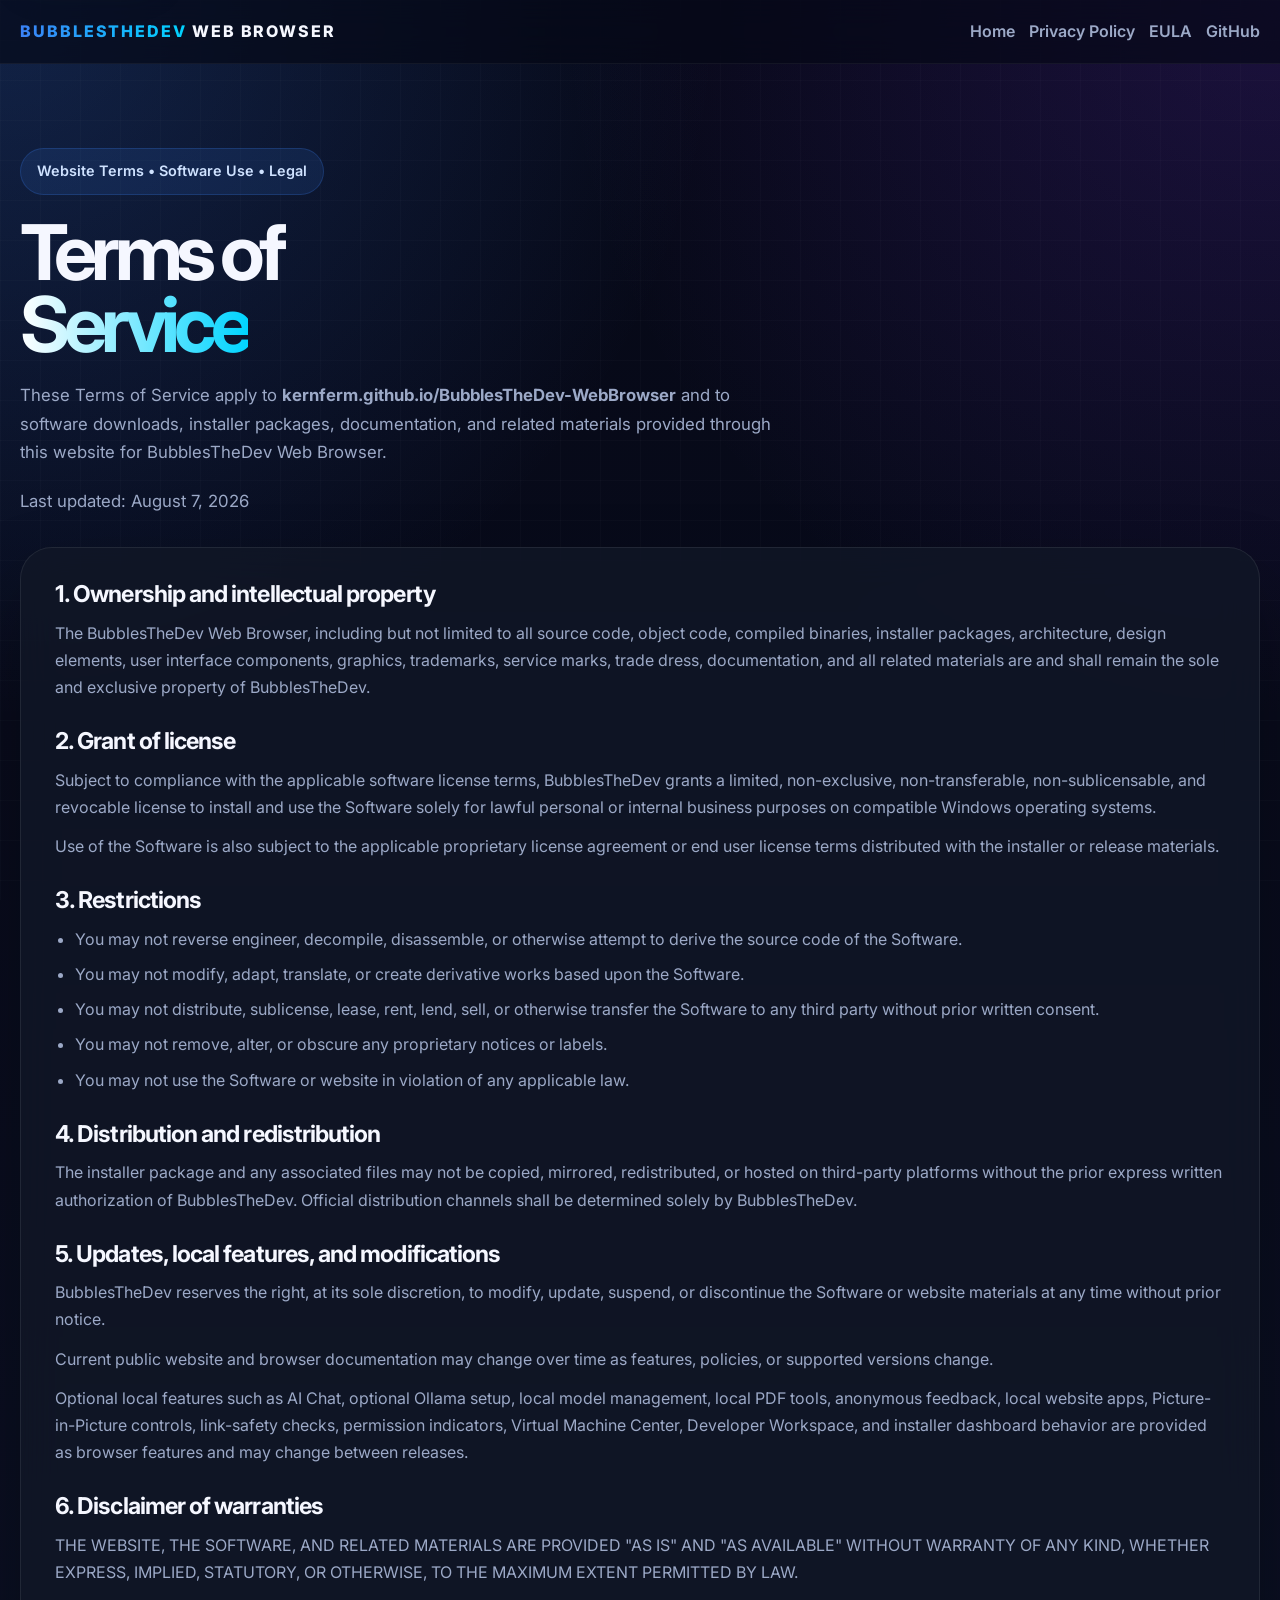
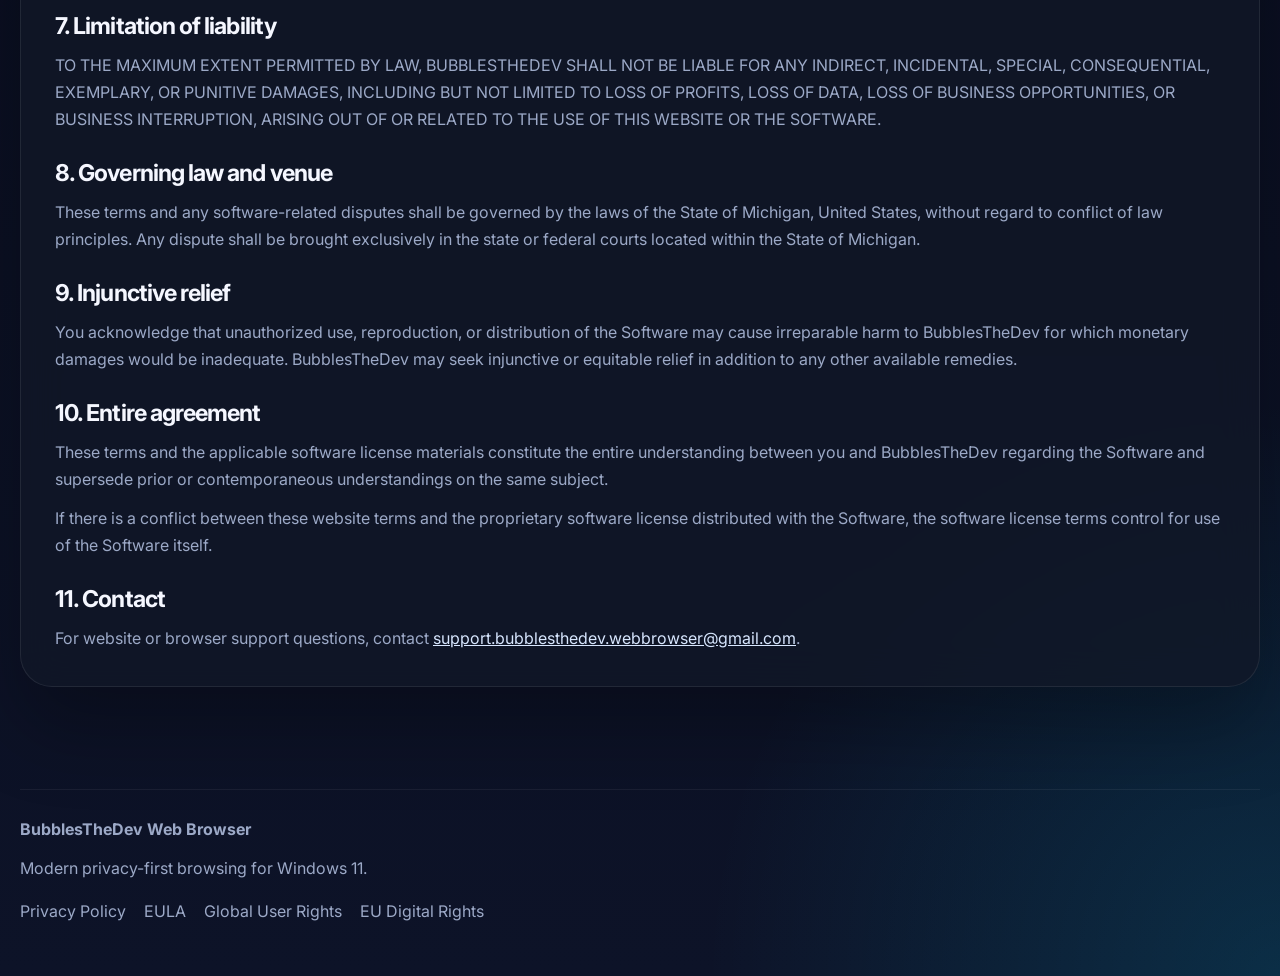
<file: TOS.html>
<!DOCTYPE html>
<html lang="en">
<head>
  <meta charset="UTF-8" />
  <meta name="viewport" content="width=device-width, initial-scale=1.0" />
  <link rel="manifest" href="./manifest.webmanifest" />
  <link rel="apple-touch-icon" href="./icon-1024.png" />
  <link rel="icon" href="./icon-1024.png" type="image/png" />
  <title>Terms of Service | BubblesTheDev Web Browser</title>
  <meta name="description" content="Terms of Service and software use terms for kernferm.github.io/BubblesTheDev-WebBrowser and BubblesTheDev Web Browser." />
  <link rel="canonical" href="https://kernferm.github.io/BubblesTheDev-WebBrowser/TOS.html" />
  <link rel="preconnect" href="https://fonts.googleapis.com">
  <link rel="preconnect" href="https://fonts.gstatic.com" crossorigin>
  <link href="https://fonts.googleapis.com/css2?family=Inter:wght@400;500;600;700;800;900&display=swap" rel="stylesheet">
  <style>
    :root {
      --bg: #060816;
      --bg2: #0d1328;
      --panel: rgba(17, 24, 39, .78);
      --panelBorder: rgba(255, 255, 255, .08);
      --text: #f5f7ff;
      --muted: #9ca9c7;
      --blue: #3b82f6;
      --cyan: #00d4ff;
      --max: 1280px;
    }

    * {
      box-sizing: border-box;
      margin: 0;
      padding: 0;
    }

    html {
      scroll-behavior: smooth;
    }

    body {
      font-family: 'Inter', sans-serif;
      background:
        radial-gradient(circle at top left, rgba(59, 130, 246, .22), transparent 25%),
        radial-gradient(circle at top right, rgba(124, 58, 237, .18), transparent 25%),
        radial-gradient(circle at bottom right, rgba(0, 212, 255, .14), transparent 20%),
        linear-gradient(180deg, var(--bg), var(--bg2));
      color: var(--text);
      overflow-x: hidden;
      line-height: 1.7;
    }

    body::before {
      content: "";
      position: fixed;
      inset: 0;
      background-image:
        linear-gradient(rgba(255, 255, 255, .02) 1px, transparent 1px),
        linear-gradient(90deg, rgba(255, 255, 255, .02) 1px, transparent 1px);
      background-size: 40px 40px;
      pointer-events: none;
      z-index: -1;
    }

    a {
      color: #d8e7ff;
    }

    .wrap {
      width: min(calc(100% - 40px), var(--max));
      margin: auto;
    }

    header {
      position: sticky;
      top: 0;
      z-index: 100;
      backdrop-filter: blur(20px);
      background: rgba(6, 8, 22, .65);
      border-bottom: 1px solid rgba(255, 255, 255, .05);
    }

    .navbar {
      display: flex;
      justify-content: space-between;
      align-items: center;
      padding: 18px 0;
      gap: 16px;
    }

    .logo {
      font-size: 1rem;
      font-weight: 800;
      letter-spacing: .12em;
      text-transform: uppercase;
    }

    .logo span {
      background: linear-gradient(90deg, var(--blue), var(--cyan));
      background-clip: text;
      -webkit-background-clip: text;
      -webkit-text-fill-color: transparent;
    }

    nav {
      display: flex;
      gap: 14px;
      flex-wrap: wrap;
    }

    nav a {
      text-decoration: none;
      color: var(--muted);
      font-weight: 600;
      transition: .25s ease;
    }

    nav a:hover {
      color: white;
    }

    .hero {
      padding: 84px 0 60px;
    }

    .hero-copy {
      max-width: 860px;
      margin-bottom: 32px;
    }

    .badge {
      display: inline-flex;
      align-items: center;
      gap: 10px;
      background: rgba(59, 130, 246, .12);
      border: 1px solid rgba(59, 130, 246, .22);
      padding: 10px 16px;
      border-radius: 999px;
      color: #cfe2ff;
      font-size: .9rem;
      font-weight: 600;
    }

    h1 {
      margin-top: 22px;
      font-size: clamp(2.8rem, 6vw, 4.8rem);
      line-height: .94;
      letter-spacing: -.08em;
      max-width: 9ch;
    }

    .gradient {
      background: linear-gradient(90deg, #fff, var(--cyan));
      background-clip: text;
      -webkit-background-clip: text;
      -webkit-text-fill-color: transparent;
    }

    .hero-copy p {
      margin-top: 20px;
      max-width: 780px;
      color: var(--muted);
      font-size: 1.05rem;
    }

    .doc-card {
      background: var(--panel);
      border: 1px solid var(--panelBorder);
      border-radius: 32px;
      backdrop-filter: blur(20px);
      box-shadow: 0 40px 80px rgba(0, 0, 0, .28);
      padding: 34px;
    }

    section + section {
      margin-top: 28px;
    }

    h2 {
      font-size: 1.45rem;
      line-height: 1.1;
      letter-spacing: -.04em;
      margin-bottom: 12px;
    }

    p,
    li {
      color: var(--muted);
    }

    p + p {
      margin-top: 12px;
    }

    ul {
      padding-left: 20px;
      margin-top: 12px;
    }

    li + li {
      margin-top: 8px;
    }

    footer {
      padding: 42px 0 50px;
    }

    .footer-box {
      border-top: 1px solid rgba(255, 255, 255, .06);
      padding-top: 26px;
      color: var(--muted);
    }

    .footer-links {
      margin-top: 16px;
      display: flex;
      gap: 18px;
      flex-wrap: wrap;
    }

    .footer-links a {
      color: var(--muted);
      text-decoration: none;
    }

    .footer-links a:hover {
      color: white;
    }

    @media (max-width: 760px) {
      .hero {
        padding: 70px 0 44px;
      }

      .doc-card {
        padding: 24px;
      }

      h1 {
        max-width: 100%;
      }
    }
  </style>
  <link rel="stylesheet" href="./site-accessibility.css">
</head>
<body>
  <a class="skip-link" href="#main-content">Skip to content</a>

  <header>
    <div class="wrap navbar">
      <div class="logo"><span>BubblesTheDev</span> Web Browser</div>
      <nav aria-label="Primary navigation">
        <a href="./">Home</a>
        <a href="./PrivacyPolicy.html">Privacy Policy</a>
        <a href="./EULA.html">EULA</a>
        <a href="https://github.com/KernFerm/BubblesTheDev-WebBrowser">GitHub</a>
      </nav>
    </div>
  </header>

  <main id="main-content" class="hero">
    <div class="wrap">
      <div class="hero-copy">
        <div class="badge">Website Terms &bull; Software Use &bull; Legal</div>
        <h1>Terms of <span class="gradient">Service</span></h1>
        <p>These Terms of Service apply to <strong>kernferm.github.io/BubblesTheDev-WebBrowser</strong> and to software downloads, installer packages, documentation, and related materials provided through this website for BubblesTheDev Web Browser.</p>
        <p>Last updated: August 7, 2026</p>
      </div>

      <article class="doc-card">
        <section>
          <h2>1. Ownership and intellectual property</h2>
          <p>The BubblesTheDev Web Browser, including but not limited to all source code, object code, compiled binaries, installer packages, architecture, design elements, user interface components, graphics, trademarks, service marks, trade dress, documentation, and all related materials are and shall remain the sole and exclusive property of BubblesTheDev.</p>
        </section>

        <section>
          <h2>2. Grant of license</h2>
          <p>Subject to compliance with the applicable software license terms, BubblesTheDev grants a limited, non-exclusive, non-transferable, non-sublicensable, and revocable license to install and use the Software solely for lawful personal or internal business purposes on compatible Windows operating systems.</p>
          <p>Use of the Software is also subject to the applicable proprietary license agreement or end user license terms distributed with the installer or release materials.</p>
        </section>

        <section>
          <h2>3. Restrictions</h2>
          <ul>
            <li>You may not reverse engineer, decompile, disassemble, or otherwise attempt to derive the source code of the Software.</li>
            <li>You may not modify, adapt, translate, or create derivative works based upon the Software.</li>
            <li>You may not distribute, sublicense, lease, rent, lend, sell, or otherwise transfer the Software to any third party without prior written consent.</li>
            <li>You may not remove, alter, or obscure any proprietary notices or labels.</li>
            <li>You may not use the Software or website in violation of any applicable law.</li>
          </ul>
        </section>

        <section>
          <h2>4. Distribution and redistribution</h2>
          <p>The installer package and any associated files may not be copied, mirrored, redistributed, or hosted on third-party platforms without the prior express written authorization of BubblesTheDev. Official distribution channels shall be determined solely by BubblesTheDev.</p>
        </section>

        <section>
          <h2>5. Updates, local features, and modifications</h2>
          <p>BubblesTheDev reserves the right, at its sole discretion, to modify, update, suspend, or discontinue the Software or website materials at any time without prior notice.</p>
          <p>Current public website and browser documentation may change over time as features, policies, or supported versions change.</p>
          <p>Optional local features such as AI Chat, optional Ollama setup, local model management, local PDF tools, anonymous feedback, local website apps, Picture-in-Picture controls, link-safety checks, permission indicators, Virtual Machine Center, Developer Workspace, and installer dashboard behavior are provided as browser features and may change between releases.</p>
        </section>

        <section>
          <h2>6. Disclaimer of warranties</h2>
          <p>THE WEBSITE, THE SOFTWARE, AND RELATED MATERIALS ARE PROVIDED "AS IS" AND "AS AVAILABLE" WITHOUT WARRANTY OF ANY KIND, WHETHER EXPRESS, IMPLIED, STATUTORY, OR OTHERWISE, TO THE MAXIMUM EXTENT PERMITTED BY LAW.</p>
        </section>

        <section>
          <h2>7. Limitation of liability</h2>
          <p>TO THE MAXIMUM EXTENT PERMITTED BY LAW, BUBBLESTHEDEV SHALL NOT BE LIABLE FOR ANY INDIRECT, INCIDENTAL, SPECIAL, CONSEQUENTIAL, EXEMPLARY, OR PUNITIVE DAMAGES, INCLUDING BUT NOT LIMITED TO LOSS OF PROFITS, LOSS OF DATA, LOSS OF BUSINESS OPPORTUNITIES, OR BUSINESS INTERRUPTION, ARISING OUT OF OR RELATED TO THE USE OF THIS WEBSITE OR THE SOFTWARE.</p>
        </section>

        <section>
          <h2>8. Governing law and venue</h2>
          <p>These terms and any software-related disputes shall be governed by the laws of the State of Michigan, United States, without regard to conflict of law principles. Any dispute shall be brought exclusively in the state or federal courts located within the State of Michigan.</p>
        </section>

        <section>
          <h2>9. Injunctive relief</h2>
          <p>You acknowledge that unauthorized use, reproduction, or distribution of the Software may cause irreparable harm to BubblesTheDev for which monetary damages would be inadequate. BubblesTheDev may seek injunctive or equitable relief in addition to any other available remedies.</p>
        </section>

        <section>
          <h2>10. Entire agreement</h2>
          <p>These terms and the applicable software license materials constitute the entire understanding between you and BubblesTheDev regarding the Software and supersede prior or contemporaneous understandings on the same subject.</p>
          <p>If there is a conflict between these website terms and the proprietary software license distributed with the Software, the software license terms control for use of the Software itself.</p>
        </section>

        <section>
          <h2>11. Contact</h2>
          <p>For website or browser support questions, contact <a href="mailto:support.bubblesthedev.webbrowser@gmail.com">support.bubblesthedev.webbrowser@gmail.com</a>.</p>
        </section>
      </article>
    </div>
  </main>

  <footer>
    <div class="wrap footer-box">
      <strong>BubblesTheDev Web Browser</strong>
      <p style="margin-top:12px;">Modern privacy-first browsing for Windows 11.</p>
      <div class="footer-links">
        <a href="./PrivacyPolicy.html">Privacy Policy</a>
        <a href="./EULA.html">EULA</a>
        <a href="./GlobalUserRights.html">Global User Rights</a>
        <a href="./EUDigitalRights.html">EU Digital Rights</a>
      </div>
    </div>
  </footer>
</body>
</html>
</file>
<file: site-performance.css>
:root {
  --bg: #f7f9ff;
  --bg2: #ffffff;
  --panel: rgba(255, 255, 255, .82);
  --panelBorder: rgba(20, 29, 55, .10);
  --text: #111827;
  --muted: #5f6b85;
  --green: #167a42;
  --greenSoft: #16883f;
  --blue: #2563eb;
  --cyan: #0891b2;
  --purple: #7c3aed;
  --glow: 0 26px 80px rgba(37, 99, 235, .18);
  --glowGreen: 0 26px 80px rgba(22, 122, 66, .14);
  color-scheme: light;
}

html {
  text-rendering: optimizeLegibility;
  -webkit-font-smoothing: antialiased;
}

body {
  min-height: 100vh;
  background:
    radial-gradient(circle at 10% 0%, rgba(66, 133, 244, .22), transparent 28%),
    radial-gradient(circle at 88% 6%, rgba(255, 113, 91, .18), transparent 26%),
    radial-gradient(circle at 80% 62%, rgba(251, 188, 5, .18), transparent 24%),
    linear-gradient(180deg, #f8fbff 0%, #ffffff 44%, #f3f7ff 100%) !important;
  overscroll-behavior-x: none;
}

body::before {
  opacity: .65;
  background-image:
    radial-gradient(circle at 12% 24%, rgba(52, 168, 83, .12), transparent 16%),
    radial-gradient(circle at 88% 34%, rgba(66, 133, 244, .14), transparent 18%),
    linear-gradient(rgba(17, 24, 39, .035) 1px, transparent 1px),
    linear-gradient(90deg, rgba(17, 24, 39, .035) 1px, transparent 1px);
  background-size: auto, auto, 56px 56px, 56px 56px;
}

img,
svg {
  max-width: 100%;
}

header {
  background: rgba(255, 255, 255, .78) !important;
  border-bottom: 1px solid rgba(17, 24, 39, .08) !important;
  box-shadow: 0 1px 0 rgba(255, 255, 255, .7) inset;
}

header.is-scrolled {
  background: rgba(255, 255, 255, .94) !important;
  box-shadow: 0 18px 52px rgba(37, 99, 235, .12);
}

.navbar {
  padding: 15px 0 !important;
}

.logo {
  color: #111827;
  letter-spacing: .04em !important;
}

.logo span {
  background: linear-gradient(90deg, #2563eb, #16a34a, #f59e0b) !important;
  background-clip: text !important;
  -webkit-background-clip: text !important;
}

nav a {
  color: #53617d !important;
  border-radius: 999px;
  padding: 9px 12px;
  transition-property: color, background, border-color, box-shadow, transform;
}

nav a:hover,
nav a.is-active {
  color: #111827 !important;
  background: rgba(37, 99, 235, .08);
}

.hero {
  padding: 118px 0 82px !important;
}

.hero-grid {
  grid-template-columns: minmax(0, 1fr) minmax(360px, .86fr) !important;
  gap: 56px !important;
}

.badge {
  color: #184f2d !important;
  background: rgba(52, 168, 83, .12) !important;
  border-color: rgba(52, 168, 83, .22) !important;
  box-shadow: 0 12px 36px rgba(52, 168, 83, .10);
}

h1 {
  max-width: 12ch !important;
  color: #111827;
  letter-spacing: -.075em !important;
}

.gradient {
  background: linear-gradient(90deg, #2563eb 0%, #16a34a 45%, #f59e0b 100%) !important;
  background-clip: text !important;
  -webkit-background-clip: text !important;
}

.hero p,
.section-head p,
.feature p,
.trust-card p,
.download-box p,
.footer-box {
  color: #5f6b85 !important;
}

.trust-link,
.btn-secondary {
  color: #1f3a6d !important;
  background: rgba(255, 255, 255, .72) !important;
  border: 1px solid rgba(37, 99, 235, .14) !important;
  box-shadow: 0 12px 32px rgba(37, 99, 235, .08);
}

.trust-link:hover,
.btn-secondary:hover {
  transform: translateY(-2px);
  color: #0f172a !important;
  border-color: rgba(37, 99, 235, .34) !important;
}

.btn,
.trust-link {
  transition-property: color, background, border-color, box-shadow, transform;
}

.btn-primary {
  color: #fff !important;
  background: linear-gradient(100deg, #2563eb 0%, #1d9bf0 34%, #16a34a 72%, #f59e0b 100%) !important;
  box-shadow: 0 14px 34px rgba(37, 99, 235, .22) !important;
}

.btn-primary:hover {
  transform: translateY(-3px) scale(1.015);
  box-shadow: 0 18px 42px rgba(37, 99, 235, .28) !important;
}

.hero-stats,
.features,
.trust-grid {
  align-items: stretch;
}

.stat,
.feature,
.trust-card,
.preview-card,
.download-notice {
  background: rgba(255, 255, 255, .82) !important;
  border: 1px solid rgba(17, 24, 39, .10) !important;
  box-shadow: 0 10px 28px rgba(37, 99, 235, .07);
  color: #111827;
  content-visibility: auto;
  contain-intrinsic-size: 280px;
}

.feature,
.trust-card,
.stat,
.preview-card,
.download-notice {
  contain: layout paint style;
}

.stat h3,
.feature h3,
.trust-card h3,
.preview-card h4 {
  color: #0f7a3a !important;
}

.feature:hover,
.trust-card:hover,
.preview-card:hover {
  transform: translateY(-5px);
  border-color: rgba(37, 99, 235, .22) !important;
  box-shadow: 0 14px 36px rgba(37, 99, 235, .12);
}

.browser-preview {
  filter: none;
}

.glow {
  background:
    radial-gradient(circle at 34% 38%, rgba(66, 133, 244, .28), transparent 58%),
    radial-gradient(circle at 72% 62%, rgba(52, 168, 83, .18), transparent 62%) !important;
  opacity: .28;
}

.window {
  background: rgba(255, 255, 255, .86) !important;
  border: 1px solid rgba(17, 24, 39, .10) !important;
  box-shadow: 0 22px 54px rgba(37, 99, 235, .14) !important;
  content-visibility: auto;
  contain-intrinsic-size: 520px;
}

.window-top {
  background: rgba(248, 250, 252, .92) !important;
  border-bottom-color: rgba(17, 24, 39, .08) !important;
}

.dots div:nth-child(1) {
  background: #ea4335 !important;
}

.dots div:nth-child(2) {
  background: #fbbc05 !important;
}

.dots div:nth-child(3) {
  background: #34a853 !important;
}

.urlbar {
  color: #5f6b85 !important;
  background: #eef3ff !important;
  border: 1px solid rgba(37, 99, 235, .10);
}

.section {
  content-visibility: auto;
  contain-intrinsic-size: 720px;
}

.section-head h2,
.download-box h2 {
  color: #111827 !important;
  text-shadow: none !important;
}

.download-box {
  background:
    radial-gradient(circle at top left, rgba(37, 99, 235, .18), transparent 24%),
    radial-gradient(circle at bottom right, rgba(52, 168, 83, .14), transparent 28%),
    rgba(255, 255, 255, .90) !important;
  border: 1px solid rgba(17, 24, 39, .10) !important;
  box-shadow: 0 18px 48px rgba(37, 99, 235, .12);
  content-visibility: auto;
  contain-intrinsic-size: 600px;
}

.download-meta strong {
  color: #d97706 !important;
}

.download-notice,
.download-notice h3,
.download-notice p,
.download-notice li {
  color: #14532d !important;
}

footer {
  background: linear-gradient(180deg, transparent, rgba(37, 99, 235, .06));
}

.footer-box strong,
.footer-box p {
  color: #14532d !important;
}

.footer-links a,
.footer-links a:visited {
  color: #2563eb !important;
}

.hero {
  position: relative;
  overflow: hidden;
}

.hero::before,
.hero::after {
  content: "";
  position: absolute;
  border-radius: 999px;
  pointer-events: none;
  z-index: -1;
}

.hero::before {
  width: 460px;
  height: 460px;
  left: -170px;
  top: 80px;
  background:
    radial-gradient(circle at 35% 35%, rgba(66, 133, 244, .36), transparent 42%),
    radial-gradient(circle at 68% 64%, rgba(52, 168, 83, .24), transparent 44%);
  opacity: .45;
}

.hero::after {
  width: 360px;
  height: 360px;
  right: -110px;
  top: 120px;
  background:
    radial-gradient(circle at 42% 35%, rgba(251, 188, 5, .30), transparent 44%),
    radial-gradient(circle at 62% 64%, rgba(234, 67, 53, .20), transparent 48%);
  opacity: .42;
}

h1 {
  font-size: clamp(4rem, 8.8vw, 7.4rem) !important;
  line-height: .88 !important;
}

.hero p {
  font-size: clamp(1.05rem, 1.45vw, 1.22rem) !important;
}

.btn-primary,
.btn-secondary {
  border-radius: 999px !important;
}

.btn-primary {
  padding-inline: 30px !important;
}

.btn-secondary {
  padding-inline: 26px !important;
}

.stat {
  border-radius: 30px !important;
  transform: translateZ(0);
}

.stat h3 {
  font-size: clamp(1.45rem, 2vw, 2rem) !important;
}

.feature:nth-child(4n + 1),
.trust-card:nth-child(4n + 1) {
  background: linear-gradient(180deg, rgba(232, 240, 254, .92), rgba(255, 255, 255, .86)) !important;
}

.feature:nth-child(4n + 2),
.trust-card:nth-child(4n + 2) {
  background: linear-gradient(180deg, rgba(232, 245, 233, .92), rgba(255, 255, 255, .86)) !important;
}

.feature:nth-child(4n + 3),
.trust-card:nth-child(4n + 3) {
  background: linear-gradient(180deg, rgba(254, 247, 224, .94), rgba(255, 255, 255, .86)) !important;
}

.feature:nth-child(4n),
.trust-card:nth-child(4n) {
  background: linear-gradient(180deg, rgba(253, 237, 235, .92), rgba(255, 255, 255, .86)) !important;
}

.browser-preview {
  perspective: 1100px;
}

.browser-preview::before,
.browser-preview::after {
  position: absolute;
  z-index: 3;
  padding: 12px 16px;
  border-radius: 999px;
  background: rgba(255, 255, 255, .90);
  border: 1px solid rgba(17, 24, 39, .10);
  box-shadow: 0 12px 28px rgba(37, 99, 235, .12);
  color: #111827;
  font-weight: 800;
  letter-spacing: -.02em;
}

.browser-preview::before {
  content: "Fast tabs";
  top: 34px;
  left: -22px;
  transform: rotate(-7deg);
}

.browser-preview::after {
  content: "Private by default";
  right: -28px;
  bottom: -24px;
  transform: rotate(4deg);
}

.window {
  transform: none;
}

.preview-card {
  position: relative;
  overflow: hidden;
}

.preview-card::before {
  content: "";
  position: absolute;
  inset: 0 auto 0 0;
  width: 5px;
  background: linear-gradient(180deg, #2563eb, #16a34a, #f59e0b);
  opacity: .82;
}

.preview-card:nth-child(2) {
  transform: translateX(22px);
}

.preview-card:nth-child(3) {
  transform: translateX(-8px);
}

.preview-card:nth-child(4) {
  transform: translateX(14px);
}

.section-head {
  text-align: center;
}

.section-head p {
  margin-left: auto !important;
  margin-right: auto !important;
}

.section-head h2,
.download-box h2 {
  font-size: clamp(2.6rem, 5vw, 4.8rem) !important;
  letter-spacing: -.075em !important;
  line-height: .94 !important;
}

.features,
.trust-grid {
  gap: 24px !important;
}

.feature,
.trust-card {
  min-height: 230px;
}

.feature h3,
.trust-card h3 {
  font-size: clamp(1.2rem, 1.8vw, 1.55rem) !important;
  letter-spacing: -.035em;
}

.download-box {
  position: relative;
  overflow: hidden;
}

.download-box::before {
  content: "";
  position: absolute;
  inset: -90px -80px auto auto;
  width: 300px;
  height: 300px;
  border-radius: 50%;
  background:
    radial-gradient(circle at 40% 40%, rgba(66, 133, 244, .22), transparent 54%),
    radial-gradient(circle at 70% 70%, rgba(52, 168, 83, .18), transparent 58%);
  pointer-events: none;
}

.download-actions,
.download-meta,
.download-notice {
  position: relative;
  z-index: 1;
}

@media (max-width: 1000px) {
  .hero-grid {
    grid-template-columns: 1fr !important;
  }

  .window {
    transform: none;
  }

  .browser-preview::before,
  .browser-preview::after {
    display: none;
  }
}

@media (max-width: 1180px) {
  .browser-preview::after {
    right: 14px;
    bottom: -30px;
  }
}

@media (prefers-reduced-motion: reduce) {
  html {
    scroll-behavior: auto;
  }

  *,
  *::before,
  *::after {
    animation-duration: 1ms !important;
    animation-iteration-count: 1 !important;
    scroll-behavior: auto !important;
    transition-duration: 1ms !important;
  }

}
</file>
<file: site-accessibility.css>
.skip-link {
  position: absolute;
  left: 16px;
  top: 12px;
  z-index: 1000;
  transform: translateY(-160%);
  border-radius: 999px;
  background: #ffffff;
  color: #111827;
  padding: 10px 14px;
  font-weight: 800;
  text-decoration: none;
  box-shadow: 0 12px 28px rgba(17, 24, 39, .18);
}

.skip-link:focus {
  transform: translateY(0);
}

a:focus-visible,
button:focus-visible,
[tabindex]:focus-visible {
  outline: 3px solid #f59e0b;
  outline-offset: 4px;
}

@media (prefers-reduced-motion: reduce) {
  *,
  *::before,
  *::after {
    scroll-behavior: auto !important;
  }
}
</file>
